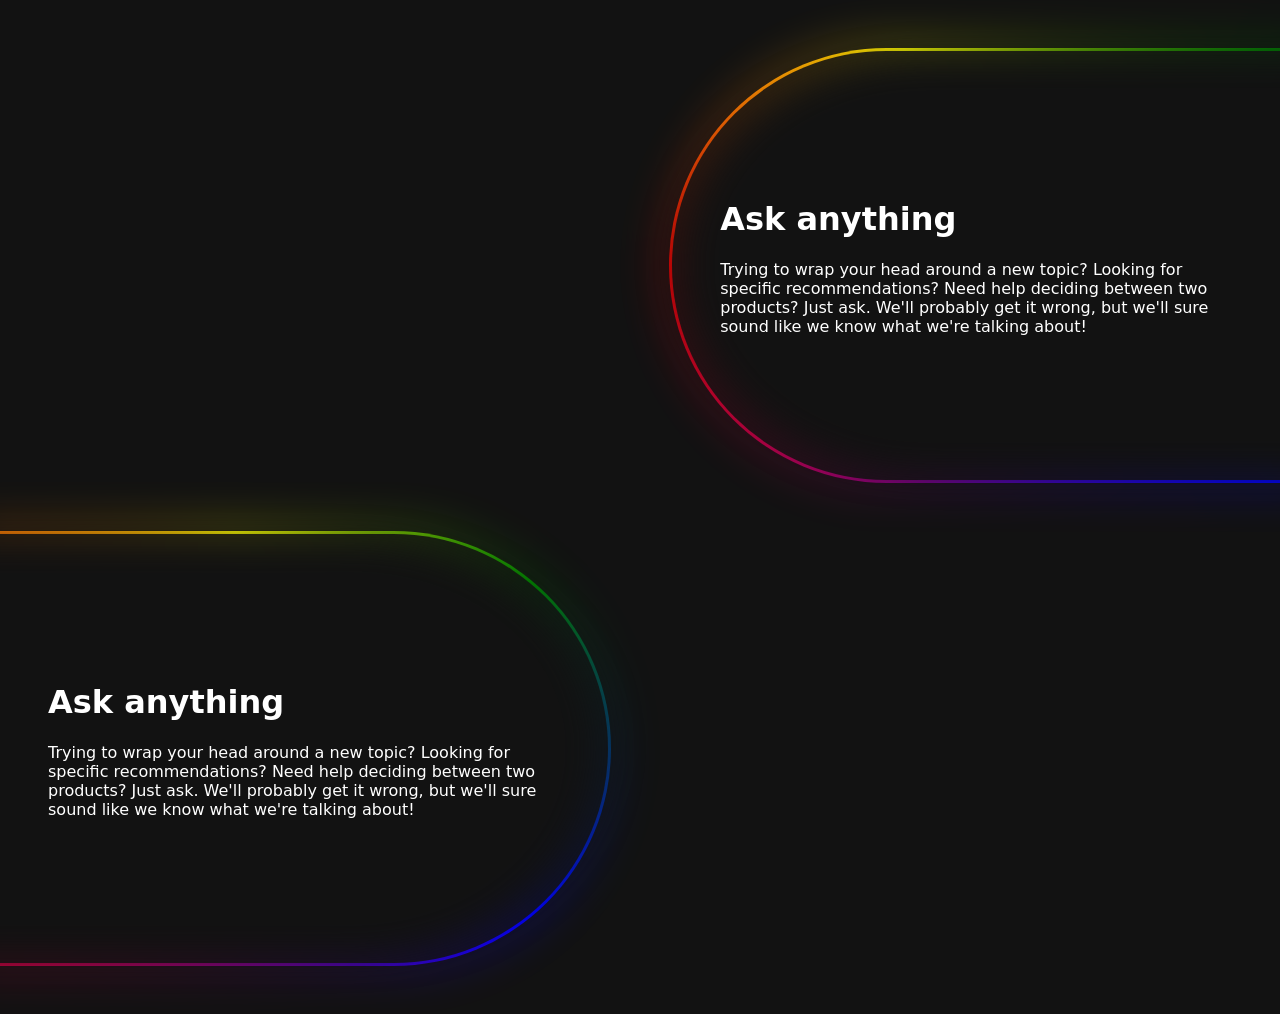
<file: Animated Glowing Border/index.html>
<!DOCTYPE html>
<html lang="en">

<head>
  <meta charset="UTF-8">
  <meta name="viewport" content="width=device-width, initial-scale=1.0">
  <title>Animated Glowing Border</title>
  <link rel="stylesheet" href="./styles.css">
</head>

<body>
  <div class="glowing-border right">
    <h1>Ask anything</h1>
    <p>Trying to wrap your head around a new topic? Looking for specific recommendations? Need help deciding between two
      products? Just ask. We'll probably get it wrong, but we'll sure sound like we know what we're talking about!</p>
  </div>

  <div class="glowing-border">
    <h1>Ask anything</h1>
    <p>Trying to wrap your head around a new topic? Looking for specific recommendations? Need help deciding between two
      products? Just ask. We'll probably get it wrong, but we'll sure sound like we know what we're talking about!</p>
  </div>
</body>

</html>
</file>
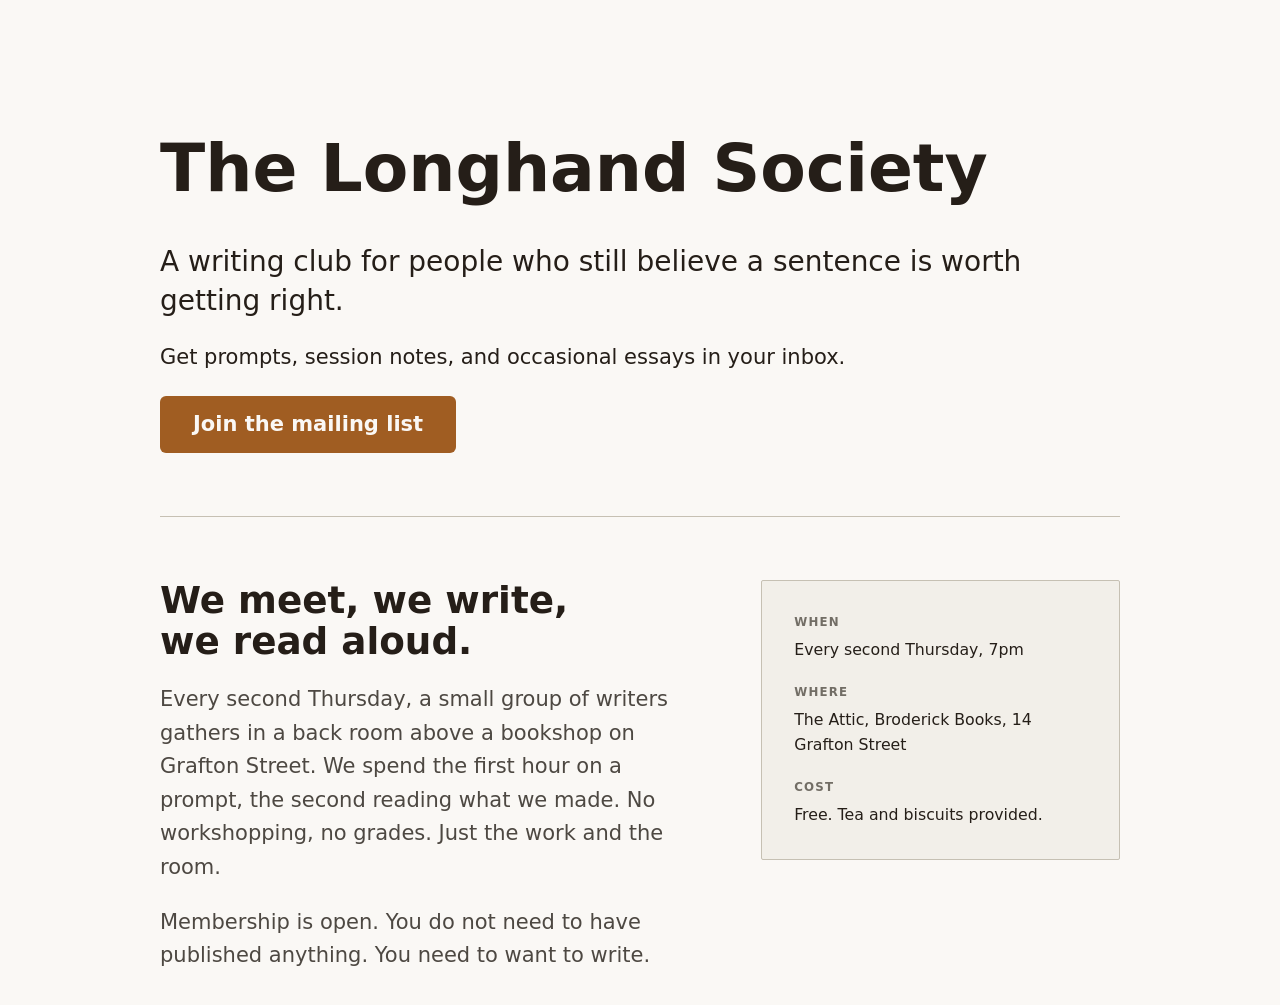
<file: Animating from display:none/index.html>
<!DOCTYPE html>
<html lang="en">

<head>
  <meta charset="UTF-8">
  <meta name="viewport" content="width=device-width, initial-scale=1.0">
  <title>Animating from display:none - with transition</title>
  <link rel="stylesheet" href="./styles.css">
</head>

<body>
  <div class="wrapper">
    <header class="site-header">
      <h1>The Longhand Society</h1>
      <p class="tagline">
        A writing club for people who still believe a sentence is worth getting
        right.
      </p>

      <p>Get prompts, session notes, and occasional essays in your inbox.</p>






      <button class="button" commandfor="newsletter-modal" command="show-modal">
        Join the mailing list
      </button>







    </header>

    <main>
      <section class="about">
        <div class="about__grid">
          <div class="about__block">
            <h2>We meet, we write, we read aloud.</h2>
            <p>
              Every second Thursday, a small group of writers gathers in a back
              room above a bookshop on Grafton Street. We spend the first hour on
              a prompt, the second reading what we made. No workshopping, no
              grades. Just the work and the room.
            </p>
            <p>
              Membership is open. You do not need to have published anything. You
              need to want to write.
            </p>
          </div>
          <aside class="about__details">
            <dl class="meeting-details">
              <div>
                <dt>When</dt>
                <dd>Every second Thursday, 7pm</dd>
              </div>
              <div>
                <dt>Where</dt>
                <dd>The Attic, Broderick Books, 14 Grafton Street</dd>
              </div>
              <div>
                <dt>Cost</dt>
                <dd>Free. Tea and biscuits provided.</dd>
              </div>
            </dl>
          </aside>
        </div>
      </section>
    </main>
  </div>




  <dialog class="modal" id="newsletter-modal">
    <div class="modal__inner">
      <header class="modal__header">
        <h2>The Longhand Letter</h2>
        <p>
          A monthly dispatch from the club. Writing prompts, member work, and
          notes from the room.
        </p>
      </header>
      <form class="signup-form" method="dialog">
        <div class="field">
          <label for="name">Your name</label>
          <input type="text" id="name" name="name" autocomplete="name" placeholder="How should we address you?" />
        </div>
        <div class="field">
          <label for="email">Email address</label>
          <input type="email" id="email" name="email" autocomplete="email" placeholder="your@email.com" required />
        </div>
        <div class="field">
          <fieldset>
            <legend>What brings you here?</legend>
            <label class="checkbox-label">
              <input type="checkbox" name="interest" value="prompts" />
              Weekly prompts
            </label>
            <label class="checkbox-label">
              <input type="checkbox" name="interest" value="sessions" />
              Session recaps
            </label>
            <label class="checkbox-label">
              <input type="checkbox" name="interest" value="essays" />
              Essays and interviews
            </label>
          </fieldset>
        </div>
        <div class="modal__actions">
          <button type="submit" class="button">Subscribe</button>
          <button type="button" class="button button--ghost" commandfor="newsletter-modal" command="close">
            Cancel
          </button>
        </div>
      </form>
    </div>
  </dialog>

  <!-- <button>Open the modal</button>
  <dialog>
    <h2>A pretty standard modal</h2>
    <button>Close the modal</button>
  </dialog>

  <a href="https://youtu.be/vmDEHAzj2XE" target="_blank">YouTube tutorial</a>
  <script src="./index.js"></script> -->
</body>

</html>
</file>
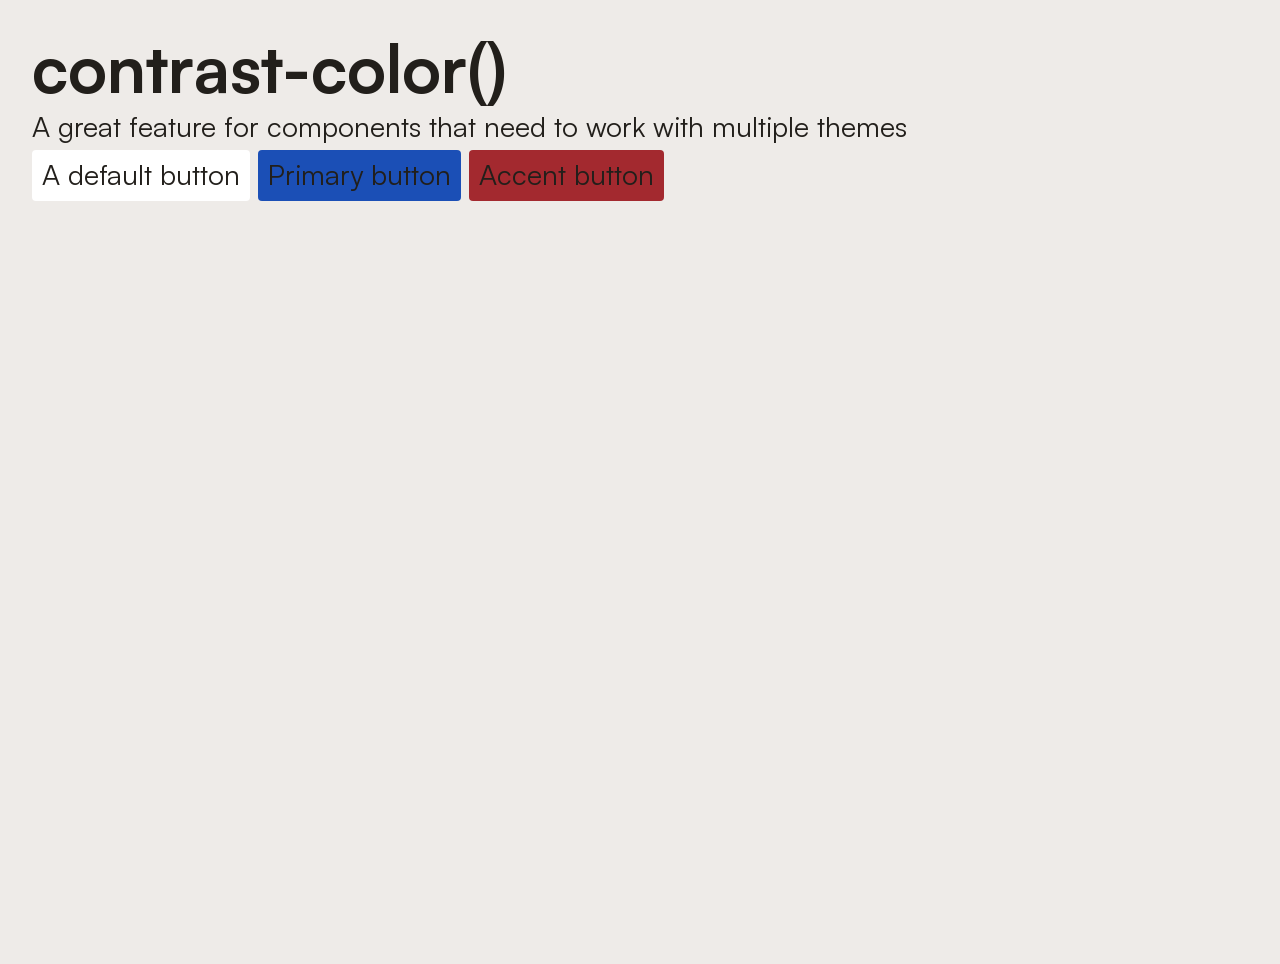
<file: Bulletproof-Color-Systems/index.html>
<!DOCTYPE html>
<html lang="en">

<head>
  <meta charset="UTF-8">
  <meta name="viewport" content="width=device-width, initial-scale=1.0">
  <title>Build bulletproof color systems</title>
  <link rel="stylesheet" href="style.css">
</head>

<body>
  <h1>contrast-color()</h1>
  <p>A great feature for components that need to work with multiple themes</p>
  <div class="button-group">
    <button class="button" data-theme="default">A default button</button>
    <button class="button" data-theme="primary">Primary button</button>
    <button class="button" data-theme="accent">Accent button</button>
  </div>
</body>

</html>
</file>
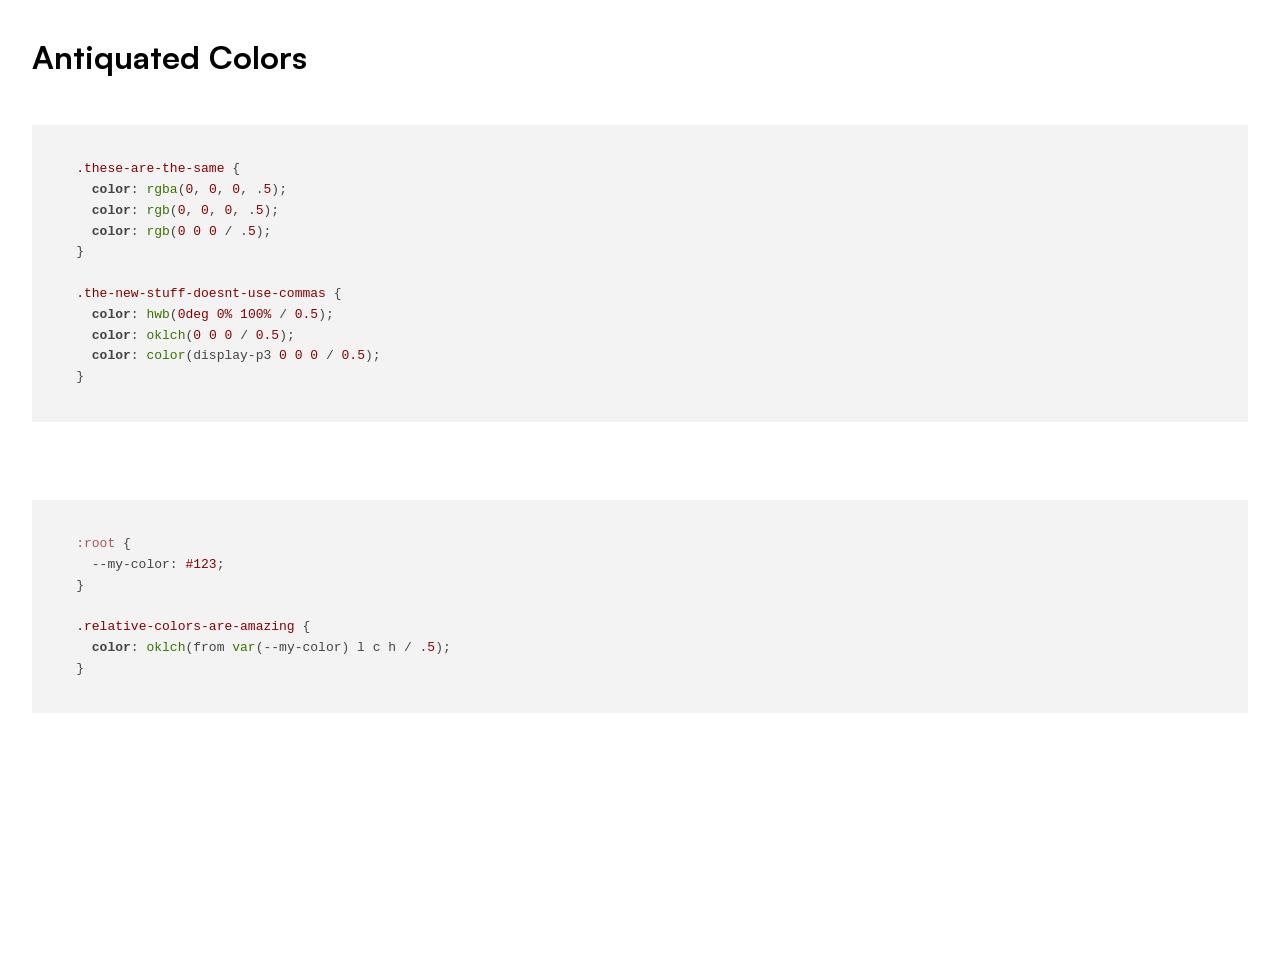
<file: Colors/index.html>
<!DOCTYPE html>
<html lang="en">

<head>
  <meta charset="UTF-8">
  <meta name="viewport" content="width=device-width, initial-scale=1.0">
  <title>Color Patterns</title>
  <link rel="stylesheet" href="style.css">
  <link rel="stylesheet" href="./highlight/styles/default.min.css">
</head>

<body>
  <h1>Antiquated Colors</h1>
  <p>
  <pre>
      <code class="language-css">
    .these-are-the-same {
      color: rgba(0, 0, 0, .5);
      color: rgb(0, 0, 0, .5);
      color: rgb(0 0 0 / .5);
    }

    .the-new-stuff-doesnt-use-commas {
      color: hwb(0deg 0% 100% / 0.5);
      color: oklch(0 0 0 / 0.5);
      color: color(display-p3 0 0 0 / 0.5);
    }
      </code>
    </pre>
  </p>

  <p>
  <pre>
      <code>
    :root {
      --my-color: #123;
    }

    .relative-colors-are-amazing {
      color: oklch(from var(--my-color) l c h / .5);
    }
      </code>
    </pre>
  </p>

  <script src="./highlight/highlight.min.js"></script>
  <script>hljs.highlightAll();</script>
</body>

</html>
</file>
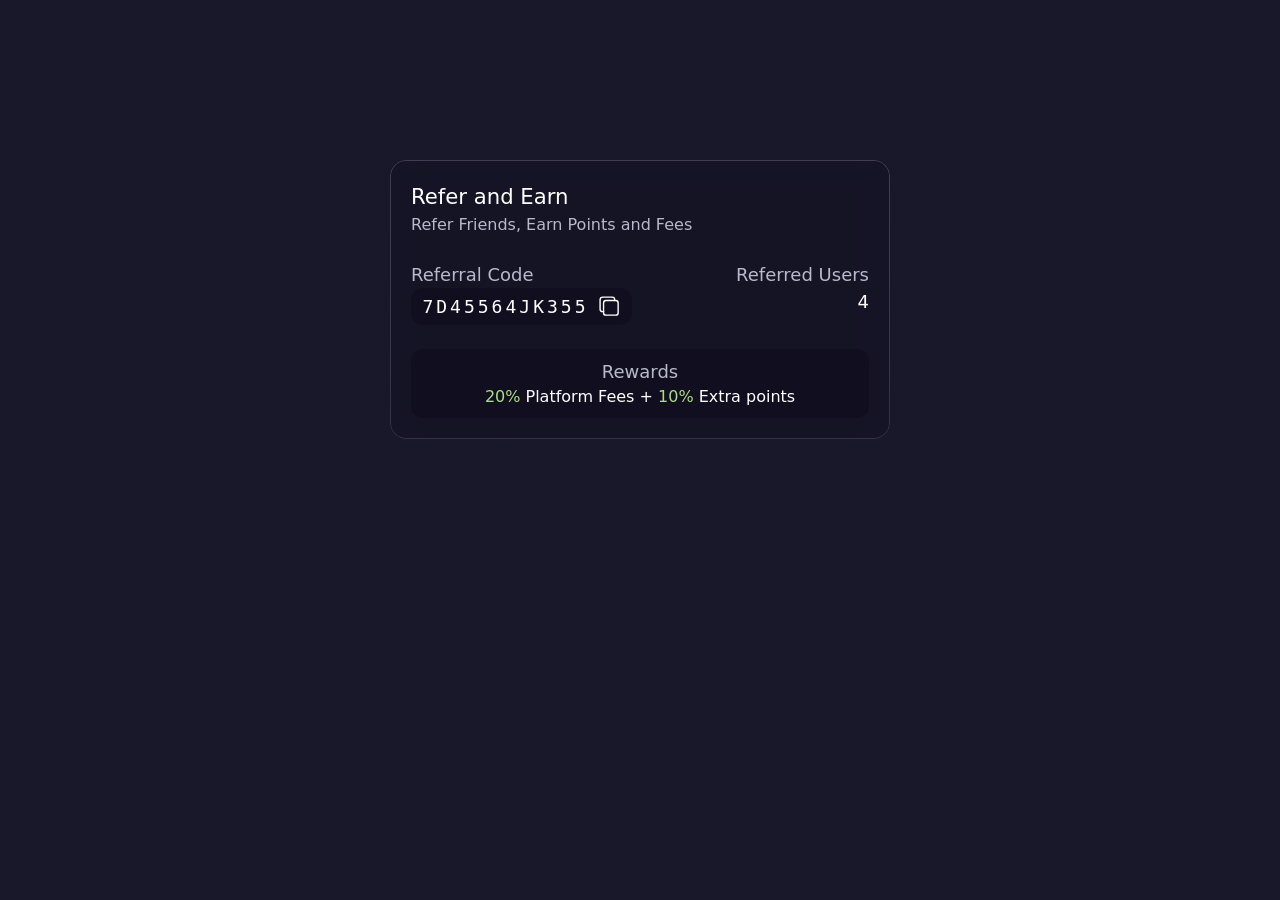
<file: Frosted Glass/index.html>
<!DOCTYPE html>
<html lang="en">

<head>
  <meta charset="UTF-8">
  <meta name="viewport" content="width=device-width, initial-scale=1.0">
  <title>Dark Frosted Glass Card</title>
  <link rel="stylesheet" href="./styles.css">
</head>

<body>
  <!-- inspired by https://dribbble.com/shots/24579329-Refer-and-Earn-Modal -->
  <div class="card">
    <div>
      <h1>Refer and Earn</h1>
      <p>Refer Friends, Earn Points and Fees</p>
    </div>
    <div class="flex-between">
      <div>
        <h2>Referral Code</h2>
        <div class="referral-code">
          <kbd>
            7D45564JK355
          </kbd>
          <button class='copy' aria-label="copy code">
            <svg xmlns="http://www.w3.org/2000/svg" width="32" height="32" viewBox="0 0 512 512">
              <!-- Icon from IonIcons by Ben Sperry - https://github.com/ionic-team/ionicons/blob/main/LICENSE -->
              <rect width="336" height="336" x="128" y="128" fill="none" stroke="currentColor" stroke-linejoin="round"
                stroke-width="32" rx="57" ry="57" />
              <path fill="none" stroke="currentColor" stroke-linecap="round" stroke-linejoin="round" stroke-width="32"
                d="m383.5 128l.5-24a56.16 56.16 0 0 0-56-56H112a64.19 64.19 0 0 0-64 64v216a56.16 56.16 0 0 0 56 56h24" />
            </svg>
          </button>
        </div>

      </div>
      <div class="referred-users">
        <h2>Referred Users</h2>
        <p class='user-count'>4</p>
      </div>
    </div>

    <div class='rewards'>
      <h2>Rewards</h2>
      <p>
        <span class="text-accent">20%</span> Platform Fees +
        <span class="text-accent">10%</span> Extra points
      </p>
    </div>

  </div>
</body>

</html>
<!-- https://www.joshwcomeau.com/css/backdrop-filter/ -->
</file>
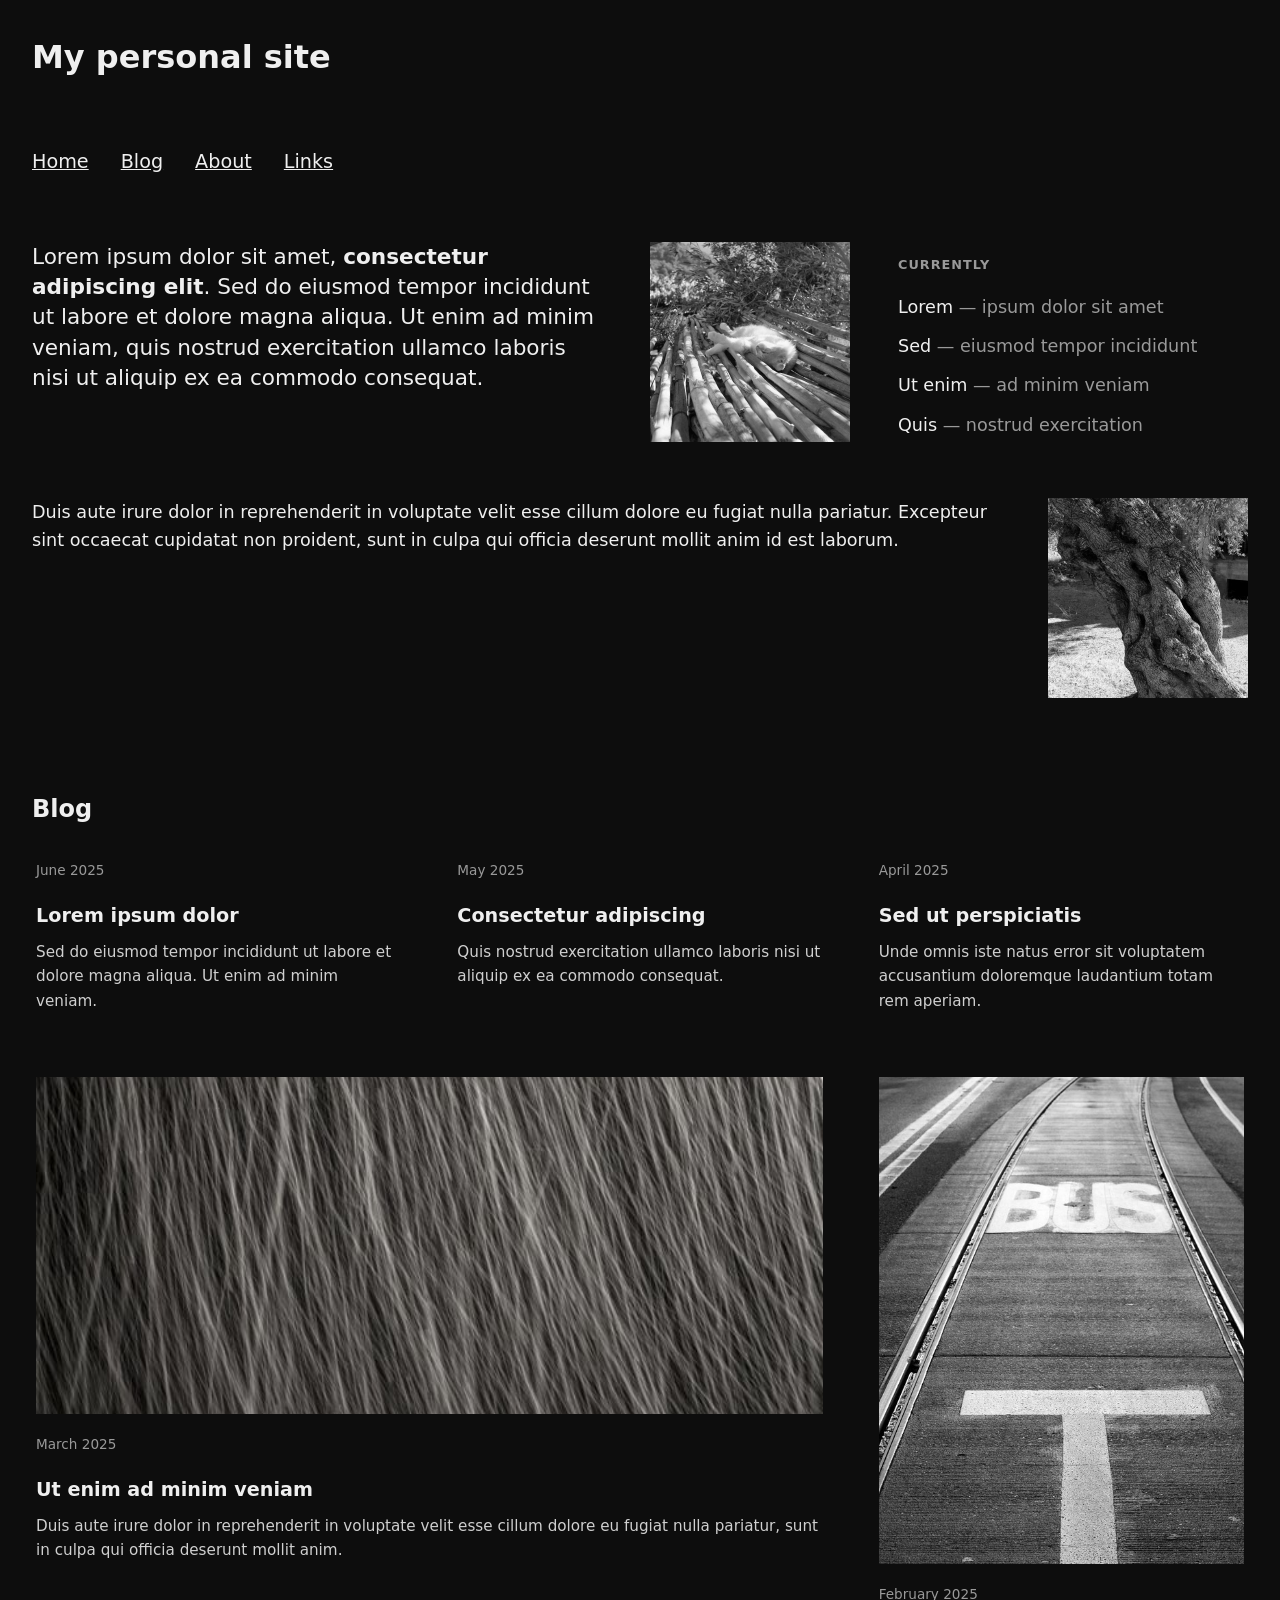
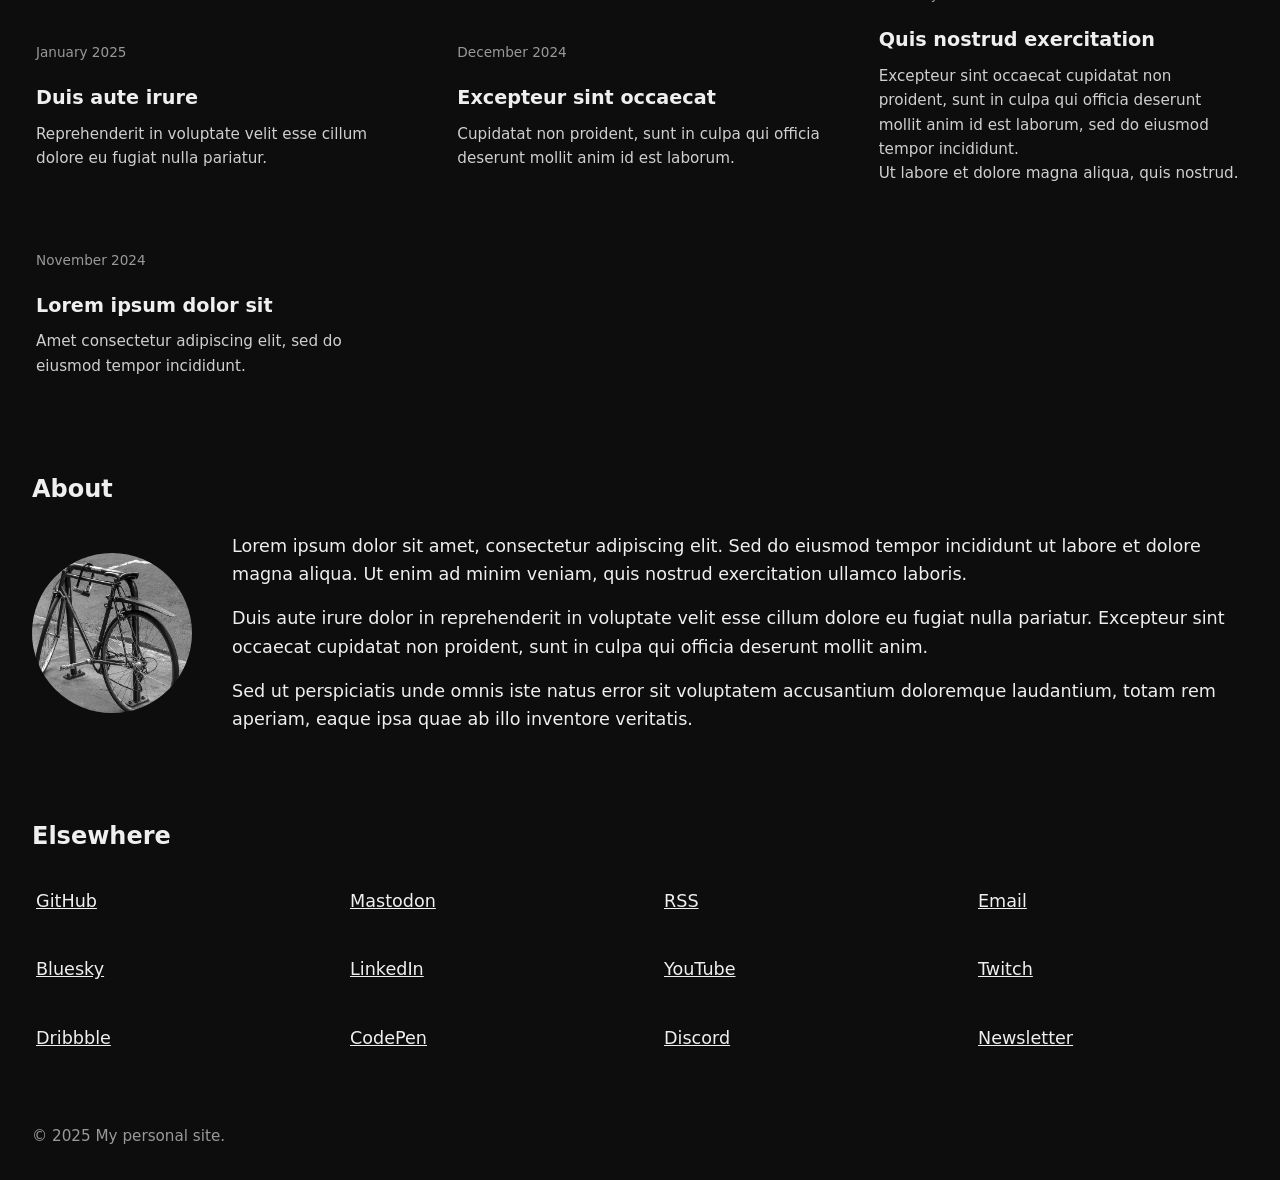
<file: Gap-Decorations/index.html>
<!DOCTYPE html>
<html lang="en">

<head>
  <meta charset="UTF-8">
  <meta name="viewport" content="width=device-width, initial-scale=1.0">
  <title>Gap Decorations</title>
  <link rel="stylesheet" href="style.css">
</head>

<body>
  <header>
    <h1>My personal site</h1>
  </header>
  <nav>
    <ul>
      <li><a href="#">Home</a></li>
      <li><a href="#">Blog</a></li>
      <li><a href="#">About</a></li>
      <li><a href="#">Links</a></li>
    </ul>
  </nav>

  <section id="home" class="home">
    <div class="greeting">
      <p class="lead">Lorem ipsum dolor sit amet, <strong>consectetur adipiscing elit</strong>. Sed do eiusmod
        tempor incididunt ut labore et dolore magna aliqua. Ut enim ad minim veniam, quis nostrud exercitation
        ullamco laboris nisi ut aliquip ex ea commodo consequat.</p>
    </div>
    <div class="photo">
      <img src="./img/cat.jpg" alt="A sleeping cat.">
    </div>
    <aside class="now">
      <h3>Currently</h3>
      <ul>
        <li>Lorem <span>— ipsum dolor sit amet</span></li>
        <li>Sed <span>— eiusmod tempor incididunt</span></li>
        <li>Ut enim <span>— ad minim veniam</span></li>
        <li>Quis <span>— nostrud exercitation</span></li>
      </ul>
    </aside>
    <div class="note">
      <p>Duis aute irure dolor in reprehenderit in voluptate velit esse cillum dolore eu fugiat nulla pariatur.
        Excepteur sint occaecat cupidatat non proident, sunt in culpa qui officia deserunt mollit anim id est
        laborum.</p>
    </div>
    <div class="photo">
      <img src="./img/tree.jpg" alt="An old olive tree trunk.">
    </div>
  </section>

  <section id="blog" class="blog">
    <h2>Blog</h2>
    <div class="posts">
      <article class="post">
        <span class="date">June 2025</span>
        <h3>Lorem ipsum dolor</h3>
        <p>Sed do eiusmod tempor incididunt ut labore et dolore magna aliqua. Ut enim ad minim veniam.</p>
      </article>
      <article class="post">
        <span class="date">May 2025</span>
        <h3>Consectetur adipiscing</h3>
        <p>Quis nostrud exercitation ullamco laboris nisi ut aliquip ex ea commodo consequat.</p>
      </article>
      <article class="post">
        <span class="date">April 2025</span>
        <h3>Sed ut perspiciatis</h3>
        <p>Unde omnis iste natus error sit voluptatem accusantium doloremque laudantium totam rem aperiam.</p>
      </article>
      <article class="post feature">
        <img class="thumb" src="./img/strings.jpg" alt="Guitar strings in close-up.">
        <span class="date">March 2025</span>
        <h3>Ut enim ad minim veniam</h3>
        <p>Duis aute irure dolor in reprehenderit in voluptate velit esse cillum dolore eu fugiat nulla pariatur,
          sunt in culpa qui officia deserunt mollit anim.</p>
      </article>
      <article class="post tall">
        <img class="thumb" src="./img/tram.jpg" alt="Tram tracks running down a street.">
        <span class="date">February 2025</span>
        <h3>Quis nostrud exercitation</h3>
        <p>Excepteur sint occaecat cupidatat non proident, sunt in culpa qui officia deserunt mollit anim id est
          laborum, sed do eiusmod tempor incididunt.</p>
        <p>Ut labore et dolore magna aliqua, quis nostrud.</p>
      </article>
      <article class="post">
        <span class="date">January 2025</span>
        <h3>Duis aute irure</h3>
        <p>Reprehenderit in voluptate velit esse cillum dolore eu fugiat nulla pariatur.</p>
      </article>
      <article class="post">
        <span class="date">December 2024</span>
        <h3>Excepteur sint occaecat</h3>
        <p>Cupidatat non proident, sunt in culpa qui officia deserunt mollit anim id est laborum.</p>
      </article>
      <article class="post">
        <span class="date">November 2024</span>
        <h3>Lorem ipsum dolor sit</h3>
        <p>Amet consectetur adipiscing elit, sed do eiusmod tempor incididunt.</p>
      </article>
    </div>
  </section>

  <section id="about" class="about">
    <h2>About</h2>
    <div class="bio">
      <img class="avatar" src="./img/bike.jpg" alt="A bicycle leaning against a post.">
      <div class="text">
        <p>Lorem ipsum dolor sit amet, consectetur adipiscing elit. Sed do eiusmod tempor incididunt ut labore et
          dolore magna aliqua. Ut enim ad minim veniam, quis nostrud exercitation ullamco laboris.</p>
        <p>Duis aute irure dolor in reprehenderit in voluptate velit esse cillum dolore eu fugiat nulla pariatur.
          Excepteur sint occaecat cupidatat non proident, sunt in culpa qui officia deserunt mollit anim.</p>
        <p>Sed ut perspiciatis unde omnis iste natus error sit voluptatem accusantium doloremque laudantium, totam
          rem aperiam, eaque ipsa quae ab illo inventore veritatis.</p>
      </div>
    </div>
  </section>

  <section id="links" class="links">
    <h2>Elsewhere</h2>
    <ul>
      <li><a href="#">GitHub</a></li>
      <li><a href="#">Mastodon</a></li>
      <li><a href="#">RSS</a></li>
      <li><a href="#">Email</a></li>
      <li><a href="#">Bluesky</a></li>
      <li><a href="#">LinkedIn</a></li>
      <li><a href="#">YouTube</a></li>
      <li><a href="#">Twitch</a></li>
      <li><a href="#">Dribbble</a></li>
      <li><a href="#">CodePen</a></li>
      <li><a href="#">Discord</a></li>
      <li><a href="#">Newsletter</a></li>
    </ul>
  </section>

  <footer>
    <p>&copy; 2025 My personal site.</p>
  </footer>
</body>

</html>
</file>
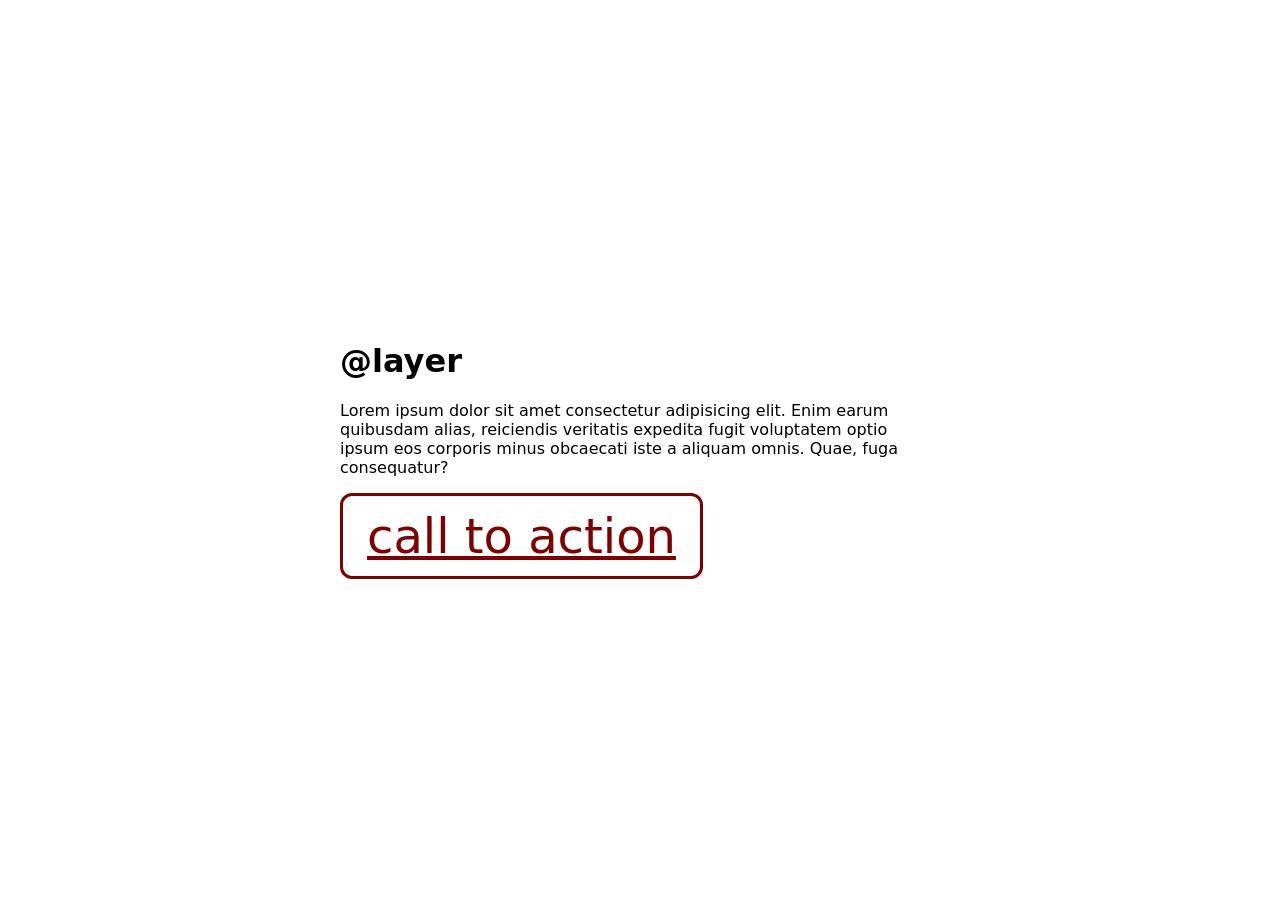
<file: Layers/index.html>
<!DOCTYPE html>
<html lang="en">

<head>
  <meta charset="UTF-8">
  <meta name="viewport" content="width=device-width, initial-scale=1.0">
  <title>CSS Layers</title>
  <link rel="stylesheet" href="./styles.css">
</head>

<body>
  <div class="container">
    <h1>@layer</h1>
    <p>Lorem ipsum dolor sit amet consectetur adipisicing elit. Enim earum quibusdam alias, reiciendis veritatis
      expedita fugit voluptatem optio ipsum eos corporis minus obcaecati iste a aliquam omnis. Quae, fuga consequatur?
    </p>
    <p>
      <a href="/" class="maroon" id="call-to-action">call to action</a>
    </p>
    <!-- https://css-tricks.com/css-cascade-layers/ -->
  </div>
</body>

</html>
</file>
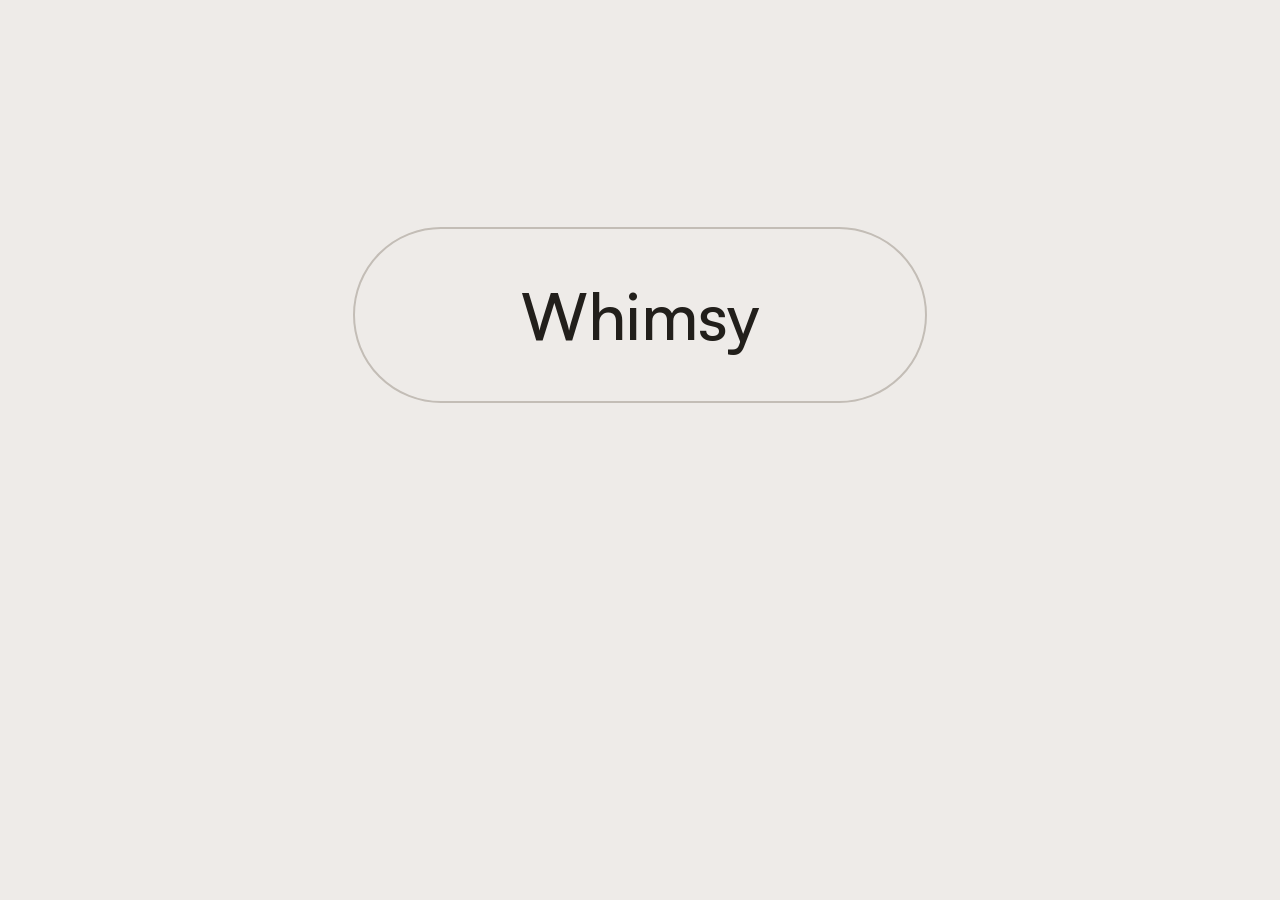
<file: Offset-Path/index.html>
<!DOCTYPE html>
<html lang="en">

<head>
  <meta charset="UTF-8">
  <meta name="viewport" content="width=device-width, initial-scale=1.0">
  <title>Offset Path</title>
  <link rel="stylesheet" href="style.css">
</head>

<body>
  <button class="btn" data-btn-type="whimsical">
    Whimsy
    <span class="deco" aria-hidden="true"></span>
    <span class="deco" aria-hidden="true"></span>
    <span class="deco" aria-hidden="true"></span>
    <span class="deco" aria-hidden="true"></span>
    <span class="deco" aria-hidden="true"></span>
  </button>
</body>

</html>
</file>
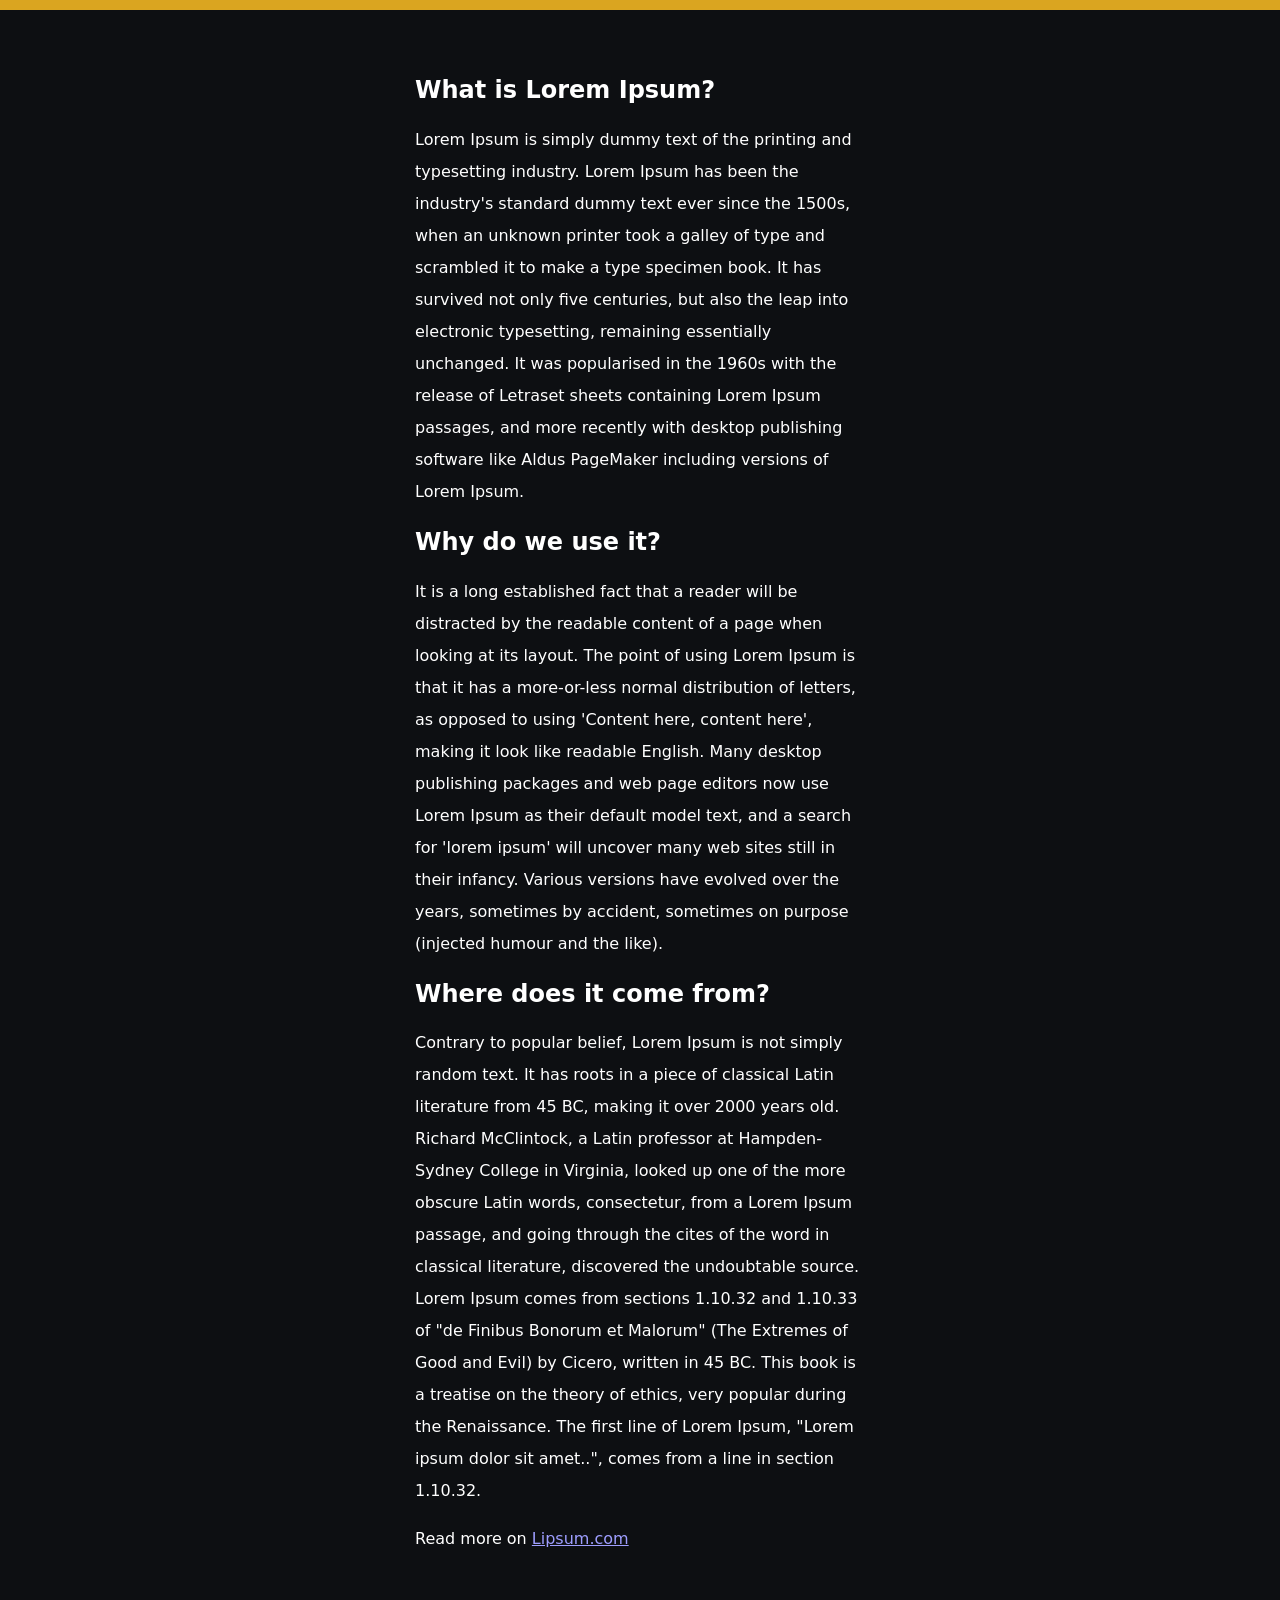
<file: Scroll Based Animation/index.html>
<!DOCTYPE html>
<html lang="en">

<head>
  <meta charset="UTF-8">
  <meta name="viewport" content="width=device-width, initial-scale=1.0">
  <title>Scroll Driven Animations</title>
  <link rel="stylesheet" href="./styles.css">
</head>

<body>
  <div class="readingIndicator"></div>
  <!-- <p>
    👇 Scroll down here 👇
  </p>
  <div class="elem"></div>

  <div class="wrapper">
    <div class="box"></div>
  </div>

  <div class="wrapper">
    <div class="shape">
      <img alt="" src="/img/shape-circle.svg" />
    </div>
    <div class="shape">
      <img alt="" src="/img/shape-square.svg" />
    </div>
    <div class="shape">
      <img alt="" src="/img/shape-triangle.svg" />
    </div>
    <div class="shape">
      <img alt="" src="/img/shape-star.svg" />
    </div>
  </div> -->

  <article>
    <h2>What is Lorem Ipsum?</h2>
    <p>Lorem Ipsum is simply dummy text of the printing and typesetting industry. Lorem Ipsum has been the industry's
      standard dummy text ever since the 1500s, when an unknown printer took a galley of type and scrambled it to make a
      type specimen book. It has survived not only five centuries, but also the leap into electronic typesetting,
      remaining
      essentially unchanged. It was popularised in the 1960s with the release of Letraset sheets containing Lorem Ipsum
      passages, and more recently with desktop publishing software like Aldus PageMaker including versions of Lorem
      Ipsum.
    </p>

    <h2>Why do we use it?</h2>
    <p>It is a long established fact that a reader will be distracted by the readable content of a page when looking at
      its
      layout. The point of using Lorem Ipsum is that it has a more-or-less normal distribution of letters, as opposed to
      using 'Content here, content here', making it look like readable English. Many desktop publishing packages and web
      page editors now use Lorem Ipsum as their default model text, and a search for 'lorem ipsum' will uncover many web
      sites still in their infancy. Various versions have evolved over the years, sometimes by accident, sometimes on
      purpose (injected humour and the like).</p>

    <h2>Where does it come from?</h2>
    <p>Contrary to popular belief, Lorem Ipsum is not simply random text. It has roots in a piece of classical Latin
      literature from 45 BC, making it over 2000 years old. Richard McClintock, a Latin professor at Hampden-Sydney
      College
      in Virginia, looked up one of the more obscure Latin words, consectetur, from a Lorem Ipsum passage, and going
      through
      the cites of the word in classical literature, discovered the undoubtable source. Lorem Ipsum comes from sections
      1.10.32 and 1.10.33 of "de Finibus Bonorum et Malorum" (The Extremes of Good and Evil) by Cicero, written in 45
      BC.
      This book is a treatise on the theory of ethics, very popular during the Renaissance. The first line of Lorem
      Ipsum,
      "Lorem ipsum dolor sit amet..", comes from a line in section 1.10.32.</p>

    <p>Read more on <a href="https://www.lipsum.com/">Lipsum.com</a></p>
  </article>
</body>

</html>

<!-- https://www.joshwcomeau.com/animation/scroll-driven-animations -->
</file>
<file: Animated Glowing Border/styles.css>
@property --clr-1 {
  syntax: '<color>';
  inherits: true;
  initial-value: red;
}

@property --clr-2 {
  syntax: '<color>';
  inherits: true;
  initial-value: yellow;
}

@property --clr-3 {
  syntax: '<color>';
  inherits: true;
  initial-value: green;
}

@property --clr-4 {
  syntax: '<color>';
  inherits: true;
  initial-value: blue;
}

@property --clr-5 {
  syntax: '<color>';
  inherits: true;
  initial-value: purple;
}

@property --glow-deg {
  syntax: '<angle>';
  inherits: true;
  initial-value: -90deg;
}

.glowing-border {
  --gradient-glow:
    var(--clr-1), var(--clr-2), var(--clr-3), var(--clr-4), var(--clr-5),
    var(--clr-1);

  margin-block: 3rem;
  padding: 8rem 3rem;
  max-width: 60ch;

  border: var(--border-width, 3px) solid transparent;
  border-left: 0;
  border-radius: 0 100vw 100vw 0;
  background:
    linear-gradient(var(--surface, canvas) 0 0) padding-box,
    conic-gradient(from var(--glow-deg), var(--gradient-glow)) border-box;

  position: relative;
  isolation: isolate;

  animation: glow 10s infinite linear;
}

@keyframes glow {
  100% {
    --glow-deg: 270deg;
  }
}

.glowing-border::before,
.glowing-border::after {
  content: '';
  position: absolute;
  border-radius: inherit;
}

.glowing-border::before {
  z-index: -1;
  background: var(--surface, canvas);
  inset: 0.5rem;
  scale: 1.2 1;
  transform-origin: right;
  filter: blur(var(--glow-size, 1rem));
}

.glowing-border::after {
  z-index: -2;
  inset: -1.5rem;
  background: conic-gradient(from var(--glow-deg), var(--gradient-glow))
    border-box;
  filter: blur(var(--glow-size, 1rem));
  opacity: var(--glow-intensity, 0.125);
}

.glowing-border.right {
  margin-inline-start: auto;
  border-radius: 100vw 0 0 100vw;
  border: var(--border-width, 3px) solid transparent;
  border-right: 0;

  &::before {
    transform-origin: left;
  }
}

@layer general-styling {
  * {
    box-sizing: border-box;
  }

  html {
    font-family: system-ui;
    color-scheme: dark;
  }

  body {
    margin: 0;
    overflow-x: clip;

    /* --surface: pink; */

    background: var(--surface);
  }
}

/*
  https://www.youtube.com/watch?v=JCYo0r67koM - 8:58
 https://codepen.io/kevinpowell/pen/WbbXRPL?%3Feditors=1100 
 */
</file>
<file: Animating from display:none/styles.css>
@font-face {
  font-family: 'Satoshi';
  src: url('https://assets.codepen.io/308367/Satoshi-Variable.ttf')
    format('truetype');
  font-weight: 300 900;
  font-style: normal;
  font-display: swap;
}

@font-face {
  font-family: 'Satoshi';
  src: url('https://assets.codepen.io/308367/Satoshi-VariableItalic.ttf')
    format('truetype');
  font-weight: 300 900;
  font-style: italic;
  font-display: swap;
}

@font-face {
  font-family: 'Cascadia Code';
  src: url('https://assets.codepen.io/308367/CascadiaCode-Regular.woff2')
    format('woff2');
  font-weight: 400;
  font-style: normal;
  font-display: swap;
}

@layer general-styling, visuals-for-demo;

@layer general-styling {
  :root {
    color-scheme: light dark;
    interpolate-size: allow-keywords;

    --ff-base: 'Satoshi', system-ui, sans-serif;
    --ff-code: 'Cascadia Code', monospace;

    --brand-blue: light-dark(hsl(28, 65%, 38%), hsl(35, 80%, 58%));
    --brand-red: light-dark(hsl(345, 45%, 38%), hsl(345, 55%, 58%));

    --neutral-50: light-dark(hsl(44, 30%, 97%), hsl(30, 12%, 10%));
    --neutral-100: light-dark(hsl(44, 26%, 93%), hsl(30, 10%, 13%));
    --neutral-200: light-dark(hsl(44, 22%, 88%), hsl(30, 8%, 17%));
    --neutral-300: light-dark(hsl(44, 18%, 82%), hsl(30, 6%, 21%));
    --neutral-400: light-dark(hsl(40, 14%, 74%), hsl(30, 5%, 26%));
    --neutral-500: light-dark(hsl(40, 10%, 64%), hsl(30, 4%, 32%));
    --neutral-600: light-dark(hsl(40, 8%, 52%), hsl(30, 3%, 42%));
    --neutral-700: light-dark(hsl(38, 6%, 42%), hsl(30, 2%, 56%));
    --neutral-800: light-dark(hsl(35, 8%, 28%), hsl(35, 6%, 74%));
    --neutral-900: light-dark(hsl(25, 20%, 12%), hsl(40, 18%, 92%));

    --surface-1: var(--neutral-50);
    --surface-2: var(--neutral-100);
    --surface-3: var(--neutral-200);
    --surface-4: var(--neutral-300);

    --border-subtle: var(--neutral-400);
    --border-default: var(--neutral-500);
    --border-strong: var(--neutral-600);

    --text-primary: var(--neutral-900);
    --text-secondary: var(--neutral-800);
    --text-muted: var(--neutral-700);
    --text-inverse: var(--neutral-50);

    --link: inherit;
    --link-hover: var(--brand-blue);
    --link-active: var(--brand-red);
    --accent: light-dark(hsl(357, 60%, 40%), hsl(357, 60%, 40%));
    --primary: var(--brand-blue);

    /* @link https://utopia.fyi/type/calculator?c=360,18,1.2,1240,21,1.333,5,2,&s=0.75|0.5|0.25,1.5|2|3|4|6,s-l&g=s,l,xl,12 */
    --fs--2: clamp(0.7387rem, 0.7987rem + -0.0775vw, 0.7813rem);
    --fs--1: clamp(0.9375rem, 0.9182rem + 0.0857vw, 0.9846rem);
    --fs-0: clamp(1.125rem, 1.0483rem + 0.3409vw, 1.3125rem);
    --fs-1: clamp(1.35rem, 1.1865rem + 0.7265vw, 1.7496rem);
    --fs-2: clamp(1.62rem, 1.3287rem + 1.2948vw, 2.3322rem);
    --fs-3: clamp(1.944rem, 1.4675rem + 2.1178vw, 3.1088rem);
    --fs-4: clamp(2.3328rem, 1.5919rem + 3.2931vw, 4.144rem);
    --fs-5: clamp(2.7994rem, 1.6848rem + 4.9538vw, 5.524rem);

    /* @link https://utopia.fyi/space/calculator?c=360,18,1.2,1240,21,1.333,5,2,&s=0.75|0.5|0.25,1.5|2|3|4|6,s-l&g=s,l,xl,12 */
    --space-3xs: clamp(0.3125rem, 0.3125rem + 0vw, 0.3125rem);
    --space-2xs: clamp(0.5625rem, 0.5114rem + 0.2273vw, 0.6875rem);
    --space-xs: clamp(0.875rem, 0.8239rem + 0.2273vw, 1rem);
    --space-s: clamp(1.125rem, 1.0483rem + 0.3409vw, 1.3125rem);
    --space-m: clamp(1.6875rem, 1.5597rem + 0.5682vw, 2rem);
    --space-l: clamp(2.25rem, 2.0966rem + 0.6818vw, 2.625rem);
    --space-xl: clamp(3.375rem, 3.1449rem + 1.0227vw, 3.9375rem);
    --space-2xl: clamp(4.5rem, 4.1932rem + 1.3636vw, 5.25rem);
    --space-3xl: clamp(6.75rem, 6.2898rem + 2.0455vw, 7.875rem);
    --space-4xl: clamp(9rem, 8.3864rem + 2.7273vw, 10.5rem);

    /* One-up pairs */
    --space-3xs-2xs: clamp(0.3125rem, 0.1591rem + 0.6818vw, 0.6875rem);
    --space-2xs-xs: clamp(0.5625rem, 0.3835rem + 0.7955vw, 1rem);
    --space-xs-s: clamp(0.875rem, 0.696rem + 0.7955vw, 1.3125rem);
    --space-s-m: clamp(1.125rem, 0.767rem + 1.5909vw, 2rem);
    --space-m-l: clamp(1.6875rem, 1.304rem + 1.7045vw, 2.625rem);
    --space-l-xl: clamp(2.25rem, 1.5597rem + 3.0682vw, 3.9375rem);
    --space-xl-2xl: clamp(3.375rem, 2.608rem + 3.4091vw, 5.25rem);
    --space-2xl-3xl: clamp(4.5rem, 3.1193rem + 6.1364vw, 7.875rem);
    --space-3xl-4xl: clamp(6.75rem, 5.2159rem + 6.8182vw, 10.5rem);

    /* Custom pairs */
    --space-s-l: clamp(1.125rem, 0.5114rem + 2.7273vw, 2.625rem);
    --space-2xl-4xl: clamp(4.5rem, 2.0455rem + 10.9091vw, 10.5rem);
  }

  [data-theme='light'] {
    color-scheme: light;
  }

  [data-theme='dark'] {
    color-scheme: dark;
  }

  html {
    font-family: var(--ff-base, system-ui);
    line-height: 1.6;
    accent-color: var(--accent);

    -moz-text-size-adjust: none;
    -webkit-text-size-adjust: none;
    text-size-adjust: none;

    scroll-padding-block: 5lh;

    @media (prefers-reduced-motion: no-preference) {
      scroll-behavior: smooth;
    }
  }

  body {
    margin: 2rem;
    min-block-size: 100svb;
    background-color: var(--surface-1);
    color: var(--text-primary);
    font-size: var(--fs-0);
  }

  h1,
  h2,
  h3,
  h4,
  p,
  figure,
  blockquote,
  dl,
  dd {
    margin-block: 0;
  }

  h1,
  h2,
  h3,
  h4 {
    color: var(--text-primary);
    text-wrap: balance;
  }

  h1,
  h2,
  h3,
  h4,
  button,
  input,
  label {
    line-height: 1.1;
  }

  h1 {
    font-size: var(--fs-4);
  }

  img,
  picture,
  iframe {
    display: block;
    block-size: auto;
    max-inline-size: 100%;
  }

  input,
  button,
  textarea,
  select {
    font-family: inherit;
    font-size: inherit;
  }

  textarea {
    min-block-size: 5lh;
  }

  a {
    color: var(--link);

    &:hover,
    &:focus-visible {
      color: var(--primary);
    }
  }

  .wrapper {
    inline-size: min(100% - 2rem, 960px);
    margin-inline: auto;
  }
}

@layer general-demo-styling {
  .site-header {
    display: grid;
    gap: var(--space-s);
    place-items: start;
    padding-block: var(--space-2xl) var(--space-xl);
    border-bottom: 1px solid var(--border-subtle);
    margin-block-end: var(--space-xl);

    h1 {
      margin-block: var(--space-xs);
    }
  }

  .tagline {
    font-size: var(--fs-1);
    max-inline-size: 52ch;
    line-height: 1.4;
  }

  .about__grid {
    display: grid;
    grid-template-columns: 1fr;
    gap: var(--space-xl);

    @media (width >= 680px) {
      grid-template-columns: 3fr 2fr;
    }
  }

  .about__block {
    display: grid;
    gap: var(--space-s);

    h2 {
      font-size: var(--fs-2);
    }

    p {
      color: var(--text-secondary);
    }
  }

  .about__details {
    padding: var(--space-m);
    background-color: var(--surface-2);
    border: 1px solid var(--border-subtle);
    border-radius: 2px;
    align-self: start;
  }

  .meeting-details {
    display: flex;
    flex-direction: column;
    gap: var(--space-s);
    margin: 0;

    div {
      display: flex;
      flex-direction: column;
      gap: var(--space-3xs);
    }

    dt {
      font-size: var(--fs--2);
      font-weight: 700;
      letter-spacing: 0.1em;
      text-transform: uppercase;
      color: var(--text-muted);
    }

    dd {
      font-size: var(--fs--1);
      color: var(--text-primary);
      margin: 0;
    }
  }

  .newsletter-cta {
    padding-block: var(--space-xl);
    border-top: 1px solid var(--border-subtle);
    display: flex;
    align-items: center;
    gap: var(--space-m);
    flex-wrap: wrap;

    p {
      font-size: var(--fs-0);
      color: var(--text-secondary);
    }
  }

  .button {
    display: inline-flex;
    align-items: center;
    gap: var(--space-2xs);
    padding: var(--space-xs) var(--space-m);
    background-color: var(--primary);
    color: var(--text-inverse);
    border: 1px solid transparent;
    border-radius: 6px;
    font-weight: 600;
    cursor: pointer;
    transition:
      opacity 0.15s ease,
      box-shadow 0.15s ease;
    text-decoration: none;

    &:hover {
      background-color: oklch(from var(--primary) calc(l * 1.15) c h);
    }

    &:focus-visible {
      outline: 2px solid var(--primary);
      outline-offset: 3px;
    }

    &.button--ghost {
      background-color: transparent;
      color: var(--text-secondary);
      border-color: var(--border-default);

      &:hover {
        border-color: var(--border-strong);
        opacity: 1;
      }
    }
  }
  .modal {
    --modal-padding: var(--space-l);

    border: none;
    border-radius: 2px;
    padding: 0;
    inline-size: min(100% - var(--space-m), 560px);
    background-color: var(--surface-1);
    box-shadow:
      0 20px 60px oklch(0% 0 0 / 0.25),
      0 4px 16px oklch(0% 0 0 / 0.12);
  }

  .modal__inner {
    display: grid;
    gap: var(--space-m);
    padding: var(--modal-padding);
  }

  .modal__header {
    display: flex;
    flex-direction: column;
    gap: var(--space-2xs);

    h2 {
      font-size: var(--fs-2);
    }

    p {
      color: var(--text-secondary);
      line-height: 1.5;
    }
  }

  .signup-form {
    display: grid;
    gap: var(--space-s);
  }

  .field {
    display: grid;
    gap: var(--space-3xs);

    label,
    legend {
      font-size: var(--fs--1);
      font-weight: 600;
      color: var(--text-secondary);
    }

    input[type='text'],
    input[type='email'] {
      padding: var(--space-2xs) var(--space-xs);
      border: 1px solid var(--border-default);
      border-radius: 2px;
      background-color: var(--surface-2);
      color: var(--text-primary);
      font-size: var(--fs-0);
      transition:
        border-color 0.15s ease,
        box-shadow 0.15s ease;

      &:focus-visible {
        outline: none;
        border-color: var(--primary);
        box-shadow: 0 0 0 3px oklch(from var(--brand-blue) l c h / 0.2);
      }

      &::placeholder {
        color: var(--text-muted);
      }
    }

    fieldset {
      border: none;
      padding: 0.25lh 0 0;
      margin: 0;
      display: grid;
      gap: var(--space-2xs);
    }
  }

  .checkbox-label {
    display: flex;
    align-items: center;
    gap: var(--space-xs);
    font-size: var(--fs--1);
    color: var(--text-secondary);
    cursor: pointer;

    input[type='checkbox'] {
      inline-size: 1.1em;
      block-size: 1.1em;
      flex-shrink: 0;
    }
  }

  .modal__actions {
    display: flex;
    flex-wrap: wrap;
    gap: var(--space-xs);
    padding-block-start: var(--space-2xs);
  }
}
</file>
<file: Bulletproof-Color-Systems/style.css>
@font-face {
  font-family: 'Satoshi';
  src: url('../assets/Satoshi-Variable.ttf') format('truetype');
  font-weight: 300 900;
  font-style: normal;
  font-display: swap;
}

@font-face {
  font-family: 'Satoshi';
  src: url('../assets/Satoshi-VariableItalic.ttf') format('truetype');
  font-weight: 300 900;
  font-style: italic;
  font-display: swap;
}

@font-face {
  font-family: 'Cascadia Code';
  src: url('../assets/CascadiaCode-Regular.woff2') format('woff2');
  font-weight: 400;
  font-style: normal;
  font-display: swap;
}
@layer general-styling {
  :root {
    color-scheme: light dark;
    interpolate-size: allow-keywords;

    --ff-base: 'Satoshi', system-ui, sans-serif;
    --ff-code: 'Cascadia Code', monospace;

    --brand-blue: light-dark(hsl(220, 74%, 41%), hsl(220, 100%, 61%));
    --brand-red: light-dark(hsl(357, 68%, 53%), hsl(357, 100%, 63%));

    --brand-gradient: linear-gradient(
      var(--gradient-deg),
      var(--brand-blue),
      var(--brand-red)
    );

    @supports (background: linear-gradient(in oklch, red, blue)) {
      --brand-gradient: linear-gradient(
        var(--gradient-deg) in oklch,
        var(--brand-blue),
        var(--brand-red)
      );
    }

    --neutral-50: light-dark(hsl(30, 15%, 92%), hsl(60, 5%, 13%));
    --neutral-100: light-dark(hsl(30, 12%, 89%), hsl(60, 4%, 16%));
    --neutral-200: light-dark(hsl(30, 10%, 86%), hsl(60, 3%, 19%));
    --neutral-300: light-dark(hsl(30, 8%, 83%), hsl(60, 2%, 22%));
    --neutral-400: light-dark(hsl(30, 10%, 80%), hsl(60, 3%, 24%));
    --neutral-500: light-dark(hsl(30, 10%, 74%), hsl(60, 4%, 28%));
    --neutral-600: light-dark(hsl(30, 8%, 64%), hsl(60, 5%, 35%));
    --neutral-700: light-dark(hsl(30, 6%, 52%), hsl(60, 2%, 50%));
    --neutral-800: light-dark(hsl(30, 8%, 38%), hsl(60, 3%, 70%));
    --neutral-900: light-dark(hsl(30, 12%, 12%), hsl(60, 4%, 85%));

    --surface-1: var(--neutral-50);
    --surface-2: var(--neutral-100);
    --surface-3: var(--neutral-200);
    --surface-4: var(--neutral-300);

    --border-subtle: var(--neutral-400);
    --border-default: var(--neutral-500);
    --border-strong: var(--neutral-600);

    --text-primary: var(--neutral-900);
    --text-secondary: var(--neutral-800);
    --text-muted: var(--neutral-700);
    --text-inverse: var(--neutral-50);

    --link: inherit;
    --link-hover: var(--brand-blue);
    --link-active: var(--brand-red);
    --accent: light-dark(hsl(357, 60%, 40%), hsl(357, 60%, 40%));
    --primary: var(--brand-blue);

    /* @link https://utopia.fyi/type/calculator?c=360,18,1.2,1240,21,1.333,5,2,&s=0.75|0.5|0.25,1.5|2|3|4|6,s-l&g=s,l,xl,12 */
    --fs--2: clamp(0.7387rem, 0.7987rem + -0.0775vw, 0.7813rem);
    --fs--1: clamp(0.9375rem, 0.9182rem + 0.0857vw, 0.9846rem);
    --fs-0: clamp(1.125rem, 1.0483rem + 0.3409vw, 1.3125rem);
    --fs-1: clamp(1.35rem, 1.1865rem + 0.7265vw, 1.7496rem);
    --fs-2: clamp(1.62rem, 1.3287rem + 1.2948vw, 2.3322rem);
    --fs-3: clamp(1.944rem, 1.4675rem + 2.1178vw, 3.1088rem);
    --fs-4: clamp(2.3328rem, 1.5919rem + 3.2931vw, 4.144rem);
    --fs-5: clamp(2.7994rem, 1.6848rem + 4.9538vw, 5.524rem);

    /* @link https://utopia.fyi/space/calculator?c=360,18,1.2,1240,21,1.333,5,2,&s=0.75|0.5|0.25,1.5|2|3|4|6,s-l&g=s,l,xl,12 */
    --space-3xs: clamp(0.3125rem, 0.3125rem + 0vw, 0.3125rem);
    --space-2xs: clamp(0.5625rem, 0.5114rem + 0.2273vw, 0.6875rem);
    --space-xs: clamp(0.875rem, 0.8239rem + 0.2273vw, 1rem);
    --space-s: clamp(1.125rem, 1.0483rem + 0.3409vw, 1.3125rem);
    --space-m: clamp(1.6875rem, 1.5597rem + 0.5682vw, 2rem);
    --space-l: clamp(2.25rem, 2.0966rem + 0.6818vw, 2.625rem);
    --space-xl: clamp(3.375rem, 3.1449rem + 1.0227vw, 3.9375rem);
    --space-2xl: clamp(4.5rem, 4.1932rem + 1.3636vw, 5.25rem);
    --space-3xl: clamp(6.75rem, 6.2898rem + 2.0455vw, 7.875rem);
    --space-4xl: clamp(9rem, 8.3864rem + 2.7273vw, 10.5rem);

    /* One-up pairs */
    --space-3xs-2xs: clamp(0.3125rem, 0.1591rem + 0.6818vw, 0.6875rem);
    --space-2xs-xs: clamp(0.5625rem, 0.3835rem + 0.7955vw, 1rem);
    --space-xs-s: clamp(0.875rem, 0.696rem + 0.7955vw, 1.3125rem);
    --space-s-m: clamp(1.125rem, 0.767rem + 1.5909vw, 2rem);
    --space-m-l: clamp(1.6875rem, 1.304rem + 1.7045vw, 2.625rem);
    --space-l-xl: clamp(2.25rem, 1.5597rem + 3.0682vw, 3.9375rem);
    --space-xl-2xl: clamp(3.375rem, 2.608rem + 3.4091vw, 5.25rem);
    --space-2xl-3xl: clamp(4.5rem, 3.1193rem + 6.1364vw, 7.875rem);
    --space-3xl-4xl: clamp(6.75rem, 5.2159rem + 6.8182vw, 10.5rem);

    /* Custom pairs */
    --space-s-l: clamp(1.125rem, 0.5114rem + 2.7273vw, 2.625rem);
    --space-2xl-4xl: clamp(4.5rem, 2.0455rem + 10.9091vw, 10.5rem);
  }

  [data-theme='light'] {
    color-scheme: light;
  }

  [data-theme='dark'] {
    color-scheme: dark;
  }

  html {
    font-family: var(--ff-base, system-ui);
    line-height: 1.6;
    accent-color: var(--accent);

    -moz-text-size-adjust: none;
    -webkit-text-size-adjust: none;
    text-size-adjust: none;

    scroll-padding-block: 5lh;

    @media (prefers-reduced-motion: no-preference) {
      scroll-behavior: smooth;
    }
  }

  body {
    margin: 2rem;
    min-block-size: 100svb;
    background-color: var(--surface-1);
    color: var(--text-primary);
    font-size: var(--fs-1);
  }

  h1,
  h2,
  h3,
  h4,
  p,
  figure,
  blockquote,
  dl,
  dd {
    margin-block: 0;
  }

  h1,
  h2,
  h3,
  h4 {
    color: var(--text-primary);
    text-wrap: balance;
  }

  h1,
  h2,
  h3,
  h4,
  button,
  input,
  label {
    line-height: 1.1;
  }

  h1 {
    font-size: var(--fs-4);
  }

  img,
  picture,
  iframe {
    display: block;
    block-size: auto;
    max-inline-size: 100%;
  }

  input,
  button,
  textarea,
  select {
    font-family: inherit;
    font-size: inherit;
  }

  textarea {
    min-block-size: 5lh;
  }

  a {
    color: var(--link);

    &:hover,
    &:focus-visible {
      color: var(--primary);
    }
  }

  .wrapper {
    inline-size: min(100% - 2rem, 960px);
    margin-inline: auto;
  }
}

.button {
  --_button-surface: var(--button-surface, white);
  --_button-surface-hover: var(--button-surface-hover, firebrick);

  cursor: pointer;
  border: none;
  border-radius: 4px;
  padding: 10px;
  background-color: var(--_button-surface);
  color: contrast-color(var(--_button-surface));

  &:hover,
  &:focus {
    background-color: var(--_button-surface-hover);
    color: contrast-color(var(--_button-surface-hover));
  }

  &[data-theme='primary'] {
    --button-surface: var(--primary);
    --button-surface-hover: color-mix(
      in srgb,
      var(--button-surface),
      var(--neutral-900)
    );
  }

  &[data-theme='accent'] {
    --button-surface: var(--accent);
    --button-surface-hover: color-mix(
      in srgb,
      var(--button-surface),
      var(--neutral-900)
    );
  }
}
</file>
<file: Colors/style.css>
@font-face {
  font-family: 'Satoshi';
  src: url('../assets/Satoshi-Variable.ttf') format('truetype');
  font-weight: 300 900;
  font-style: normal;
  font-display: swap;
}

@font-face {
  font-family: 'Satoshi';
  src: url('../assets/Satoshi-VariableItalic.ttf') format('truetype');
  font-weight: 300 900;
  font-style: italic;
  font-display: swap;
}

@font-face {
  font-family: 'Cascadia Code';
  src: url('../assets/CascadiaCode-Regular.woff2') format('woff2');
  font-weight: 400;
  font-style: normal;
  font-display: swap;
}

:root {
  color-scheme: light dark;
  interpolate-size: allow-keywords;

  --ff-base: 'Satoshi', system-ui, sans-serif;
  --ff-code: 'Cascadia Code', monospace;

  [data-theme='light'] {
    color-scheme: light;
  }

  [data-theme='dark'] {
    color-scheme: dark;
  }
}

html {
  font-family: var(--ff-base, system-ui);
  line-height: 1.6;

  -moz-text-size-adjust: none;
  -webkit-text-size-adjust: none;
  text-size-adjust: none;

  scroll-padding-block: 5lh;

  @media (prefers-reduced-motion: no-preference) {
    scroll-behavior: smooth;
  }
}

body {
  margin: 2rem;
  min-block-size: 100svb;
}
</file>
<file: Frosted Glass/styles.css>
:root {
  --primary-900: hsl(256, 43%, 7%);
  --primary-800: hsl(240, 24%, 13%);
  --primary-700: hsl(243, 26%, 15%);
  --primary-600: hsl(252, 9%, 22%);
  --primary-500: hsl(259, 13%, 28%);
  --primary-400: hsl(254, 22%, 32%);

  --primary-300: hsl(251, 13%, 68%);
  --primary-200: hsl(240, 15%, 76%);
  --primary-100: hsl(240, 21%, 88%);

  --neutral-100: hsl(0, 0%, 100%);

  --accent-400: hsl(93, 60%, 69%);

  --text-1: var(--neutral-100);
  --text-2: var(--primary-100);
  --text-3: var(--primary-200);

  --surface-1: var(--primary-900);
  --surface-2: var(--primary-800);
  --surface-3: var(--primary-700);

  --border-1: var(--primary-500); /* top */
  --border-2: var(--primary-600); /* bottom */
}

*,
::before,
::after {
  box-sizing: border-box;
}

* {
  margin: 0;
}

html {
  color-scheme: dark;
  font-family: system-ui;
}

body {
  min-block-size: 100vb;
  background-size: cover;
  color: var(--text-3);
  background-color: var(--primary-900);
  background-image:
    linear-gradient(hsl(from var(--primary-700) h s l / 0.7) 0 0),
    url('https://images.unsplash.com/photo-1535408190508-be4c21946da6?crop=entropy&cs=srgb&fm=jpg&ixid=M3wzMjM4NDZ8MHwxfHJhbmRvbXx8fHx8fHx8fDE3NDc3NTcyOTB8&ixlib=rb-4.1.0&q=85');
  background-position: top left;
  background-size: 300%;
  line-height: 1.5;
  padding: 10rem 2rem;
}

h1 {
  color: var(--text-1);
}

h1 {
  font-size: 1.325rem;
  font-weight: 500;
}

h2 {
  font-size: 1.125rem;
  font-weight: 400;
}

.text-accent {
  color: var(--accent-400);
}

.flex-between {
  display: flex;
  gap: 16px;
  justify-content: space-between;
}

.card {
  max-inline-size: 500px;
  margin-inline: auto;
  padding: 21px;

  display: grid;
  gap: 1lh;
}

.referral-code {
  display: flex;
  align-items: center;
  gap: 10px;
  background: hsl(from var(--surface-1) h s l / 0.5);
  padding: 0.5ex 1ch;
  font-size: 1.125rem;
  border-radius: 12px;
  color: var(--text-1);
  letter-spacing: 3px;
}

.copy {
  cursor: pointer;
  background: 0;
  border: 0;
  padding: 0;
  height: 1.5lh;

  svg {
    fill: var(--text-1);
    width: 3ch;
    height: 3ch;
  }
}

.referred-users {
  text-align: end;
}

.user-count {
  font-size: 1.125rem;
  color: var(--text-1);
}

.rewards {
  text-align: center;
  color: var(--text-1);
  background: hsl(from var(--surface-1) h s l / 0.5);
  padding: 1ex 3ch;
  border-radius: 12px;

  h2 {
    color: var(--text-3);
  }
}

/* .card {
  background-color: var(--surface-1);
  border-radius: 1rem;

  border: transparent 1px solid;
  background:
    radial-gradient(circle at 50% 250%, var(--primary-500), var(--surface-1))
      padding-box,
    linear-gradient(var(--border-1), var(--border-2)) border-box;
} */

.card {
  --border-width: 1px;
  border-radius: 1rem;
  position: relative;

  background: hsl(from var(--surface-1) h s l / 0.2);
  backdrop-filter: blur(15px);
}

.card::before {
  content: '';
  position: absolute;
  z-index: -1;
  inset: 0;
  border-radius: inherit;
  border: var(--border-width) solid transparent;
  background: linear-gradient(var(--border-1), var(--border-2)) border-box;
  mask:
    linear-gradient(black, black) border-box,
    linear-gradient(black, black) padding-box;
  mask-composite: subtract;
}
</file>
<file: Gap-Decorations/style.css>
body {
  font-family: system-ui;
  font-size: 1.1rem;
  background: #0d0d0d;
  color: #efefef;
  line-height: 1.6;

  display: grid;
  gap: 4rem;
  margin: 2rem;
  row-rule:
    1rem solid #efefef,
    repeat(auto, 2px solid #efefef);
}

a {
  color: inherit;
}

h1,
p {
  margin: 0;
}

header h1 {
  font-size: 2rem;
  font-weight: 700;
}

header .tagline {
  color: #999;
  font-style: italic;
  margin-top: 0.25rem;
}

section h2 {
  font-size: 1.5rem;
  font-weight: 600;
  margin-bottom: 1.5rem;
}

.photo img {
  width: 100%;
  aspect-ratio: 1 / 1;
  object-fit: cover;
}

/* ---- Nav: dashed column rules between links ---------------------- */
nav ul {
  font-size: 1.2rem;

  list-style: none;
  margin: 0;
  padding: 0;

  display: flex;
  flex-wrap: wrap;
  gap: 2rem;
  column-rule: 2px dashed #666;
}

.home {
  display: flex;
  flex-wrap: wrap;
  gap: 3rem;

  row-rule: 2px solid #999;
  column-rule: 2px solid #999;
  /* rule: 2px solid #999; */
  column-rule-inset: overlap-join;
}

.home > * {
  flex: 1 1 12.5rem;
}

.home .greeting {
  flex-basis: 26.25rem;
}

.home .note {
  flex-basis: 22.5rem;
}

.home .photo {
  flex-grow: 0;
}

.home .greeting .lead {
  font-size: 1.35rem;
  line-height: 1.4;
}

.home .greeting .lead strong {
  font-weight: 600;
}

.home .now h3 {
  font-size: 0.8rem;
  letter-spacing: 0.08em;
  text-transform: uppercase;
  color: #999;
  margin-bottom: 0.75rem;
}

.home .now ul {
  list-style: none;
  margin: 0;
  padding: 0;
}

.home .now li {
  padding: 0.35rem 0;
}

.home .now li span {
  color: #999;
}

/* ---- Blog: mixed-span grid of photo + title cards --------------- */
.posts {
  display: grid;
  grid-template-columns: repeat(3, 1fr);
  gap: 3rem;

  rule: 2px solid #999;
  rule-visibility-items: around;
  rule-inset: overlap-join;
}

.post {
  padding: 0.5rem 0.25rem;
}

.post .thumb {
  width: 100%;
  aspect-ratio: 16 / 10;
  object-fit: cover;
  margin-bottom: 0.75rem;
}

.post .date {
  display: block;
  font-size: 0.85rem;
  color: #999;
  margin-bottom: 0.5rem;
}

.post h3 {
  font-size: 1.2rem;
  font-weight: 600;
  margin-bottom: 0.5rem;
}

.post p {
  font-size: 0.95rem;
  color: #cfcfcf;
}

.post.feature {
  grid-column: span 2;
}

.post.feature .thumb {
  aspect-ratio: 21 / 9;
}

.post.tall {
  grid-row: span 2;
}

.post.tall .thumb {
  /* A portrait crop so the taller card fills its two-row span */
  aspect-ratio: 3 / 4;
}

.bio {
  display: flex;
  flex-wrap: wrap;
  align-items: center;
  gap: 2.5rem;

  column-rule: 2px solid #999;
  column-rule-inset: 2.5rem;
}

.about .avatar {
  flex: 0 0 auto;
  width: 160px;
  aspect-ratio: 1;
  border-radius: 100vw;
  object-fit: cover;
}

.about .bio .text {
  flex: 1 1 30rem;
}

.about .bio .text p {
  margin: 0 0 1rem;
}

.about .bio .text p:last-child {
  margin-bottom: 0;
}

.links ul {
  list-style: none;
  margin: 0;
  padding: 0;

  display: grid;
  grid-template-columns: repeat(4, 1fr);
  gap: 1.5rem 2.5rem;

  row-rule: 1px solid #c9a96a;
  column-rule: 3px solid #6a707a;

  rule-overlap: column-over-row;

  column-rule-inset-cap: 1.75rem;
}

.links li {
  padding: 0.5rem 0.25rem;
}

footer {
  color: #999;
  font-size: 0.95rem;
}
</file>
<file: Layers/styles.css>
@layer defaults, components, utilities;

@layer defaults {
  a:is(:link, :visited) {
    /* low-priority layers are easy to override by default */
    color: mediumvioletred;

    /* but take priority with importance */
    text-decoration: underline !important;
  }
}

@layer utilities {
  /* high-priority layers win by default */
  .maroon {
    color: maroon;
  }
}

@layer components {
  #call-to-action {
    /* higher layers have lower priority with important styles */
    text-decoration: none !important;
    color: rebeccapurple;
    font-size: 3rem;
    display: inline-block;
    border: medium solid;
    padding: 0.25em 0.5em;
    border-radius: 0.25em;
  }
}

/* page layout */
*,
*::before,
*::after {
  /* margin: 0;
  padding: 0; */
  box-sizing: inherit;
}

html {
  font-family: system-ui;
  /* color-scheme: dark; */
  box-sizing: border-box;
  height: 100%;
}

body {
  display: grid;
  min-height: 100%;
  place-content: center;
  padding: 1em;
}

.container {
  width: 100%;
  max-width: 600px;
  margin: 32px auto;
}
</file>
<file: Offset-Path/style.css>
.btn {
  position: relative;
  padding: 0.75em 2.5em;
  font-size: var(--fs-4);
  font-weight: 500;
  color: var(--text-primary);
  background: var(--surface-1);
  border: 2px solid var(--border-default);
  border-radius: 100vw;
  cursor: pointer;

  &[data-btn-type='whimsical'] {
    --main-color: hsl(260, 80%, 70%);
    --deco-size: 7px;
    --deco-timing: 1.5s;

    --deco-1-color: oklch(from var(--main-color) 80% c h);
    --deco-1-end-translate: 0 30px;
    --deco-1-end-offset: 80%;

    --deco-2-color: oklch(from var(--main-color) 80% c calc(h + 50));
    --deco-2-scale: 0.85;
    --deco-2-end-translate: 0 -30px;
    --deco-2-end-offset: 60%;

    --deco-3-color: oklch(from var(--main-color) 70% c calc(h + 20));
    --deco-3-speed-variation: 0.85;
    --deco-3-scale: 1.15;
    --deco-3-end-translate: 0 -10px;
    --deco-3-end-offset: 70%;

    --deco-4-color: oklch(from var(--main-color) 80% c calc(h - 20));
    --deco-4-speed-variation: 1.2;
    --deco-4-scale: 0.7;
    --deco-4-end-translate: -20px 50px;
    --deco-4-end-offset: 75%;

    --deco-5-color: oklch(from var(--main-color) 80% c calc(h - 200));

    transition: border-color 0.4s ease;

    &::after {
      content: '';
      position: absolute;
      inset: -2px;
      background-color: var(--main-color);
      border-radius: inherit;
      z-index: -1;
      filter: blur(12px);
      opacity: 0;
      transition: opacity 0.5s;
    }

    &:hover,
    &:focus-visible {
      outline: none;
      border-color: var(--main-color);

      &::after {
        opacity: 0.5;
      }
    }
  }
}

.btn[data-btn-type='whimsical'] .deco {
  position: absolute;
  offset-path: border-box;
  offset-rotate: 0deg;
  width: calc(var(--deco-size) * var(--deco-scale, 1));
  aspect-ratio: 1 / 3;
  /* scale: var(--deco-scale, 1);
  transform-origin: center; */
  border-radius: 50%;
  background: var(--deco-color, var(--main-color));
  filter: blur(3px);
  opacity: 0;

  &::before,
  &::after {
    content: '';
    position: absolute;
    width: inherit;
    border-radius: inherit;
    aspect-ratio: inherit;
    background-color: inherit;
    translate: -50%;
  }

  &::before {
    rotate: 55deg;
  }
  &::after {
    rotate: -55deg;
  }
}

.btn[data-btn-type='whimsical']:is(:hover, :focus-visible) .deco {
  offset-distance: var(--deco-end-offset, 70%);
  translate: var(--deco-end-translate);

  transition:
    translate calc(var(--deco-timing) * var(--deco-speed-variation, 1)),
    offset-distance calc(var(--deco-timing) * var(--deco-speed-variation, 1));
  animation: --decoration-life
    calc(var(--deco-timing) * var(--deco-speed-variation, 1) * 0.85) both;

  &:nth-child(1) {
    --deco-color: var(--deco-1-color);
    --deco-scale: var(--deco-1-scale);
    --deco-start-offset: var(--deco-1-start-offset);
    --deco-end-offset: var(--deco-1-end-offset);
    --deco-end-translate: var(--deco-1-end-translate);
    --deco-speed-variation: var(--deco-1-speed-variation);
  }
  &:nth-child(2) {
    --deco-color: var(--deco-2-color);
    --deco-scale: var(--deco-2-scale);
    --deco-start-offset: var(--deco-2-start-offset);
    --deco-end-offset: var(--deco-2-end-offset);
    --deco-end-translate: var(--deco-2-end-translate);
    --deco-speed-variation: var(--deco-2-speed-variation);
  }
  &:nth-child(3) {
    --deco-color: var(--deco-3-color);
    --deco-scale: var(--deco-3-scale);
    --deco-start-offset: var(--deco-3-start-offset);
    --deco-end-offset: var(--deco-3-end-offset);
    --deco-end-translate: var(--deco-3-end-translate);
    --deco-speed-variation: var(--deco-3-speed-variation);
  }
  &:nth-child(4) {
    --deco-color: var(--deco-4-color);
    --deco-scale: var(--deco-4-scale);
    --deco-start-offset: var(--deco-4-start-offset);
    --deco-end-offset: var(--deco-4-end-offset);
    --deco-end-translate: var(--deco-4-end-translate);
    --deco-speed-variation: var(--deco-4-speed-variation);
  }
  &:nth-child(5) {
    --deco-color: var(--deco-5-color);
    --deco-scale: var(--deco-5-scale);
    --deco-start-offset: var(--deco-5-start-offset);
    --deco-end-offset: var(--deco-5-end-offset);
    --deco-end-translate: var(--deco-5-end-translate);
    --deco-speed-variation: var(--deco-5-speed-variation);
  }
}

@keyframes --decoration-life {
  0% {
    opacity: 0;
  }
  20%,
  70% {
    opacity: 1;
  }
  100% {
    opacity: 0;
  }
}

/* https://codepen.io/editor/kevinpowell/pen/019edbf1-79cb-739e-a285-9780858eb92e */
@font-face {
  font-family: 'Satoshi';
  src: url('../assets/Satoshi-Variable.ttf') format('truetype');
  font-weight: 300 900;
  font-style: normal;
  font-display: swap;
}

@font-face {
  font-family: 'Satoshi';
  src: url('../assets/Satoshi-VariableItalic.ttf') format('truetype');
  font-weight: 300 900;
  font-style: italic;
  font-display: swap;
}

@font-face {
  font-family: 'Cascadia Code';
  src: url('../assets/CascadiaCode-Regular.woff2') format('woff2');
  font-weight: 400;
  font-style: normal;
  font-display: swap;
}

@layer general-styling, visuals-for-demo;

@layer general-styling {
  :root {
    color-scheme: light dark;
    interpolate-size: allow-keywords;

    --ff-base: 'Satoshi', system-ui, sans-serif;
    --ff-code: 'Cascadia Code', monospace;

    --brand-blue: light-dark(hsl(220, 74%, 41%), hsl(220, 100%, 61%));
    --brand-red: light-dark(hsl(357, 68%, 53%), hsl(357, 100%, 63%));

    --brand-gradient: linear-gradient(
      var(--gradient-deg),
      var(--brand-blue),
      var(--brand-red)
    );

    @supports (background: linear-gradient(in oklch, red, blue)) {
      --brand-gradient: linear-gradient(
        var(--gradient-deg) in oklch,
        var(--brand-blue),
        var(--brand-red)
      );
    }

    --neutral-50: light-dark(hsl(30, 15%, 92%), hsl(60, 5%, 13%));
    --neutral-100: light-dark(hsl(30, 12%, 89%), hsl(60, 4%, 16%));
    --neutral-200: light-dark(hsl(30, 10%, 86%), hsl(60, 3%, 19%));
    --neutral-300: light-dark(hsl(30, 8%, 83%), hsl(60, 2%, 22%));
    --neutral-400: light-dark(hsl(30, 10%, 80%), hsl(60, 3%, 24%));
    --neutral-500: light-dark(hsl(30, 10%, 74%), hsl(60, 4%, 28%));
    --neutral-600: light-dark(hsl(30, 8%, 64%), hsl(60, 5%, 35%));
    --neutral-700: light-dark(hsl(30, 6%, 52%), hsl(60, 2%, 50%));
    --neutral-800: light-dark(hsl(30, 8%, 38%), hsl(60, 3%, 70%));
    --neutral-900: light-dark(hsl(30, 12%, 12%), hsl(60, 4%, 85%));

    --surface-1: var(--neutral-50);
    --surface-2: var(--neutral-100);
    --surface-3: var(--neutral-200);
    --surface-4: var(--neutral-300);

    --border-subtle: var(--neutral-400);
    --border-default: var(--neutral-500);
    --border-strong: var(--neutral-600);

    --text-primary: var(--neutral-900);
    --text-secondary: var(--neutral-800);
    --text-muted: var(--neutral-700);
    --text-inverse: var(--neutral-50);

    --link: inherit;
    --link-hover: var(--brand-blue);
    --link-active: var(--brand-red);
    --accent: light-dark(hsl(357, 60%, 40%), hsl(357, 60%, 40%));
    --primary: var(--brand-blue);

    /* @link https://utopia.fyi/type/calculator?c=360,18,1.2,1240,21,1.333,5,2,&s=0.75|0.5|0.25,1.5|2|3|4|6,s-l&g=s,l,xl,12 */
    --fs--2: clamp(0.7387rem, 0.7987rem + -0.0775vw, 0.7813rem);
    --fs--1: clamp(0.9375rem, 0.9182rem + 0.0857vw, 0.9846rem);
    --fs-0: clamp(1.125rem, 1.0483rem + 0.3409vw, 1.3125rem);
    --fs-1: clamp(1.35rem, 1.1865rem + 0.7265vw, 1.7496rem);
    --fs-2: clamp(1.62rem, 1.3287rem + 1.2948vw, 2.3322rem);
    --fs-3: clamp(1.944rem, 1.4675rem + 2.1178vw, 3.1088rem);
    --fs-4: clamp(2.3328rem, 1.5919rem + 3.2931vw, 4.144rem);
    --fs-5: clamp(2.7994rem, 1.6848rem + 4.9538vw, 5.524rem);

    /* @link https://utopia.fyi/space/calculator?c=360,18,1.2,1240,21,1.333,5,2,&s=0.75|0.5|0.25,1.5|2|3|4|6,s-l&g=s,l,xl,12 */
    --space-3xs: clamp(0.3125rem, 0.3125rem + 0vw, 0.3125rem);
    --space-2xs: clamp(0.5625rem, 0.5114rem + 0.2273vw, 0.6875rem);
    --space-xs: clamp(0.875rem, 0.8239rem + 0.2273vw, 1rem);
    --space-s: clamp(1.125rem, 1.0483rem + 0.3409vw, 1.3125rem);
    --space-m: clamp(1.6875rem, 1.5597rem + 0.5682vw, 2rem);
    --space-l: clamp(2.25rem, 2.0966rem + 0.6818vw, 2.625rem);
    --space-xl: clamp(3.375rem, 3.1449rem + 1.0227vw, 3.9375rem);
    --space-2xl: clamp(4.5rem, 4.1932rem + 1.3636vw, 5.25rem);
    --space-3xl: clamp(6.75rem, 6.2898rem + 2.0455vw, 7.875rem);
    --space-4xl: clamp(9rem, 8.3864rem + 2.7273vw, 10.5rem);

    /* One-up pairs */
    --space-3xs-2xs: clamp(0.3125rem, 0.1591rem + 0.6818vw, 0.6875rem);
    --space-2xs-xs: clamp(0.5625rem, 0.3835rem + 0.7955vw, 1rem);
    --space-xs-s: clamp(0.875rem, 0.696rem + 0.7955vw, 1.3125rem);
    --space-s-m: clamp(1.125rem, 0.767rem + 1.5909vw, 2rem);
    --space-m-l: clamp(1.6875rem, 1.304rem + 1.7045vw, 2.625rem);
    --space-l-xl: clamp(2.25rem, 1.5597rem + 3.0682vw, 3.9375rem);
    --space-xl-2xl: clamp(3.375rem, 2.608rem + 3.4091vw, 5.25rem);
    --space-2xl-3xl: clamp(4.5rem, 3.1193rem + 6.1364vw, 7.875rem);
    --space-3xl-4xl: clamp(6.75rem, 5.2159rem + 6.8182vw, 10.5rem);

    /* Custom pairs */
    --space-s-l: clamp(1.125rem, 0.5114rem + 2.7273vw, 2.625rem);
    --space-2xl-4xl: clamp(4.5rem, 2.0455rem + 10.9091vw, 10.5rem);
  }

  [data-theme='light'] {
    color-scheme: light;
  }

  [data-theme='dark'] {
    color-scheme: dark;
  }

  html {
    font-family: var(--ff-base, system-ui);
    line-height: 1.6;
    accent-color: var(--accent);

    -moz-text-size-adjust: none;
    -webkit-text-size-adjust: none;
    text-size-adjust: none;

    scroll-padding-block: 5lh;

    @media (prefers-reduced-motion: no-preference) {
      scroll-behavior: smooth;
    }
  }

  body {
    margin: 0;
    min-block-size: 70svb;
    background-color: var(--surface-1);
    color: var(--text-primary);
    font-size: var(--fs-1);

    display: grid;
    place-items: center;
  }

  h1,
  h2,
  h3,
  h4,
  p,
  figure,
  blockquote,
  dl,
  dd {
    margin-block: 0;
  }

  h1,
  h2,
  h3,
  h4 {
    color: var(--text-primary);
    text-wrap: balance;
  }

  h1,
  h2,
  h3,
  h4,
  button,
  input,
  label {
    line-height: 1.1;
  }

  h1 {
    font-size: var(--fs-4);
  }

  img,
  picture,
  iframe {
    display: block;
    block-size: auto;
    max-inline-size: 100%;
  }

  input,
  button,
  textarea,
  select {
    font-family: inherit;
    font-size: inherit;
  }

  textarea {
    min-block-size: 5lh;
  }

  a {
    color: var(--link);

    &:hover,
    &:focus-visible {
      color: var(--primary);
    }
  }

  .wrapper {
    inline-size: min(100% - 2rem, 960px);
    margin-inline: auto;
  }
}
</file>
<file: Scroll Based Animation/styles.css>
body {
  height: 200vh;
  /* padding: 0; */
  padding: 16px;
  background: hsl(210deg 15% 6%);
  color: white;
}
p {
  line-height: 2;
  /* height: 100vh;
  display: flex;
  justify-content: center;
  align-items: center; */
}
.box {
  display: block;
  width: 100px;
  height: 100px;
  margin-inline: auto;
  background: hsl(45deg 100% 50%);
  border-top: 10px solid hsl(35deg 100% 40%);
  border-radius: 4px;
  --super-ease-out: cubic-bezier(0.15, 0.75, 0.35, 1);
  /* animation: spin var(--super-ease-out); */
  animation: spin linear;
  animation-timeline: view();
  animation-range: entry;
}

.elem {
  background: goldenrod;
  width: 100px;
  height: 100px;
  margin-inline: auto;
  border-radius: 4px;
  animation: fadeIn;
  animation-timeline: view();
}

.wrapper {
  display: flex;
  flex-direction: column;
  gap: 16px;
}
.shape {
  width: 100px;
  height: 100px;

  animation: slideIn backwards;
  animation-timeline: view();
  animation-range: contain;

  img {
    display: block;
    width: 100%;
    height: 100%;
  }
}

article {
  padding-block: 32px;
  max-width: 450px;
  margin-inline: auto;
}

.readingIndicator {
  position: fixed;
  top: 0;
  left: 0;
  right: 0;
  height: 10px;
  background: goldenrod;
  transform-origin: left center;
  animation: expand linear;
  animation-timeline: scroll();
}

@keyframes expand {
  from {
    transform: scaleX(0);
  }
}

@keyframes fadeIn {
  0% {
    opacity: 0;
  }
  100% {
    opacity: 1;
  }
}

@keyframes spin {
  0% {
    transform: rotate(0deg);
  }
  100% {
    transform: rotate(360deg);
  }
}

@keyframes slideIn {
  0% {
    transform: translateX(-100%);
  }
  100% {
    transform: translateX(0%);
  }
}

@layer general-styling {
  * {
    box-sizing: border-box;
  }

  html {
    font-family: system-ui;
    color-scheme: dark;
  }
}
</file>
<file: Colors/highlight/styles/default.min.css>
/*!
  Theme: Default
  Description: Original highlight.js style
  Author: (c) Ivan Sagalaev <maniac@softwaremaniacs.org>
  Maintainer: @highlightjs/core-team
  Website: https://highlightjs.org/
  License: see project LICENSE
  Touched: 2021
*/pre code.hljs{display:block;overflow-x:auto;padding:1em}code.hljs{padding:3px 5px}.hljs{background:#f3f3f3;color:#444}.hljs-comment{color:#697070}.hljs-punctuation,.hljs-tag{color:#444a}.hljs-tag .hljs-attr,.hljs-tag .hljs-name{color:#444}.hljs-attribute,.hljs-doctag,.hljs-keyword,.hljs-meta .hljs-keyword,.hljs-name,.hljs-selector-tag{font-weight:700}.hljs-deletion,.hljs-number,.hljs-quote,.hljs-selector-class,.hljs-selector-id,.hljs-string,.hljs-template-tag,.hljs-type{color:#800}.hljs-section,.hljs-title{color:#800;font-weight:700}.hljs-link,.hljs-operator,.hljs-regexp,.hljs-selector-attr,.hljs-selector-pseudo,.hljs-symbol,.hljs-template-variable,.hljs-variable{color:#ab5656}.hljs-literal{color:#695}.hljs-addition,.hljs-built_in,.hljs-bullet,.hljs-code{color:#397300}.hljs-meta{color:#1f7199}.hljs-meta .hljs-string{color:#38a}.hljs-emphasis{font-style:italic}.hljs-strong{font-weight:700}
</file>
